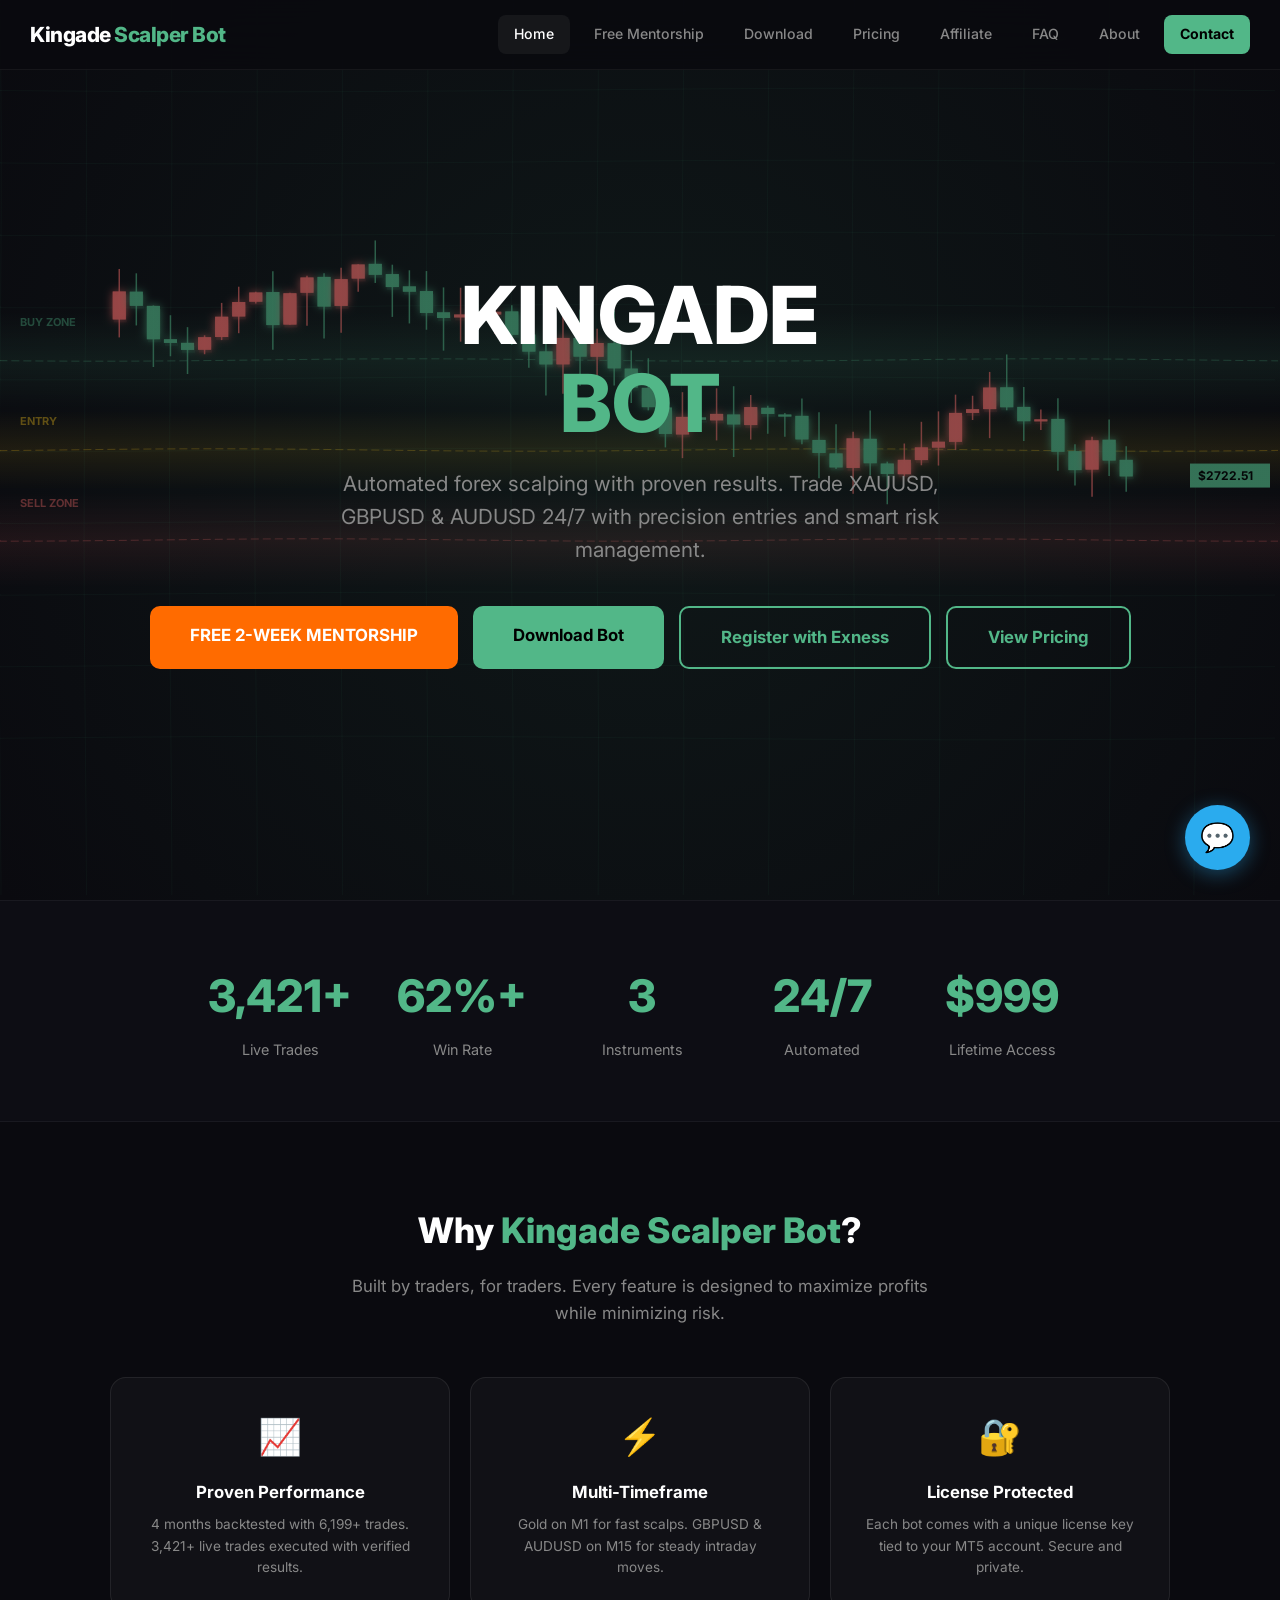
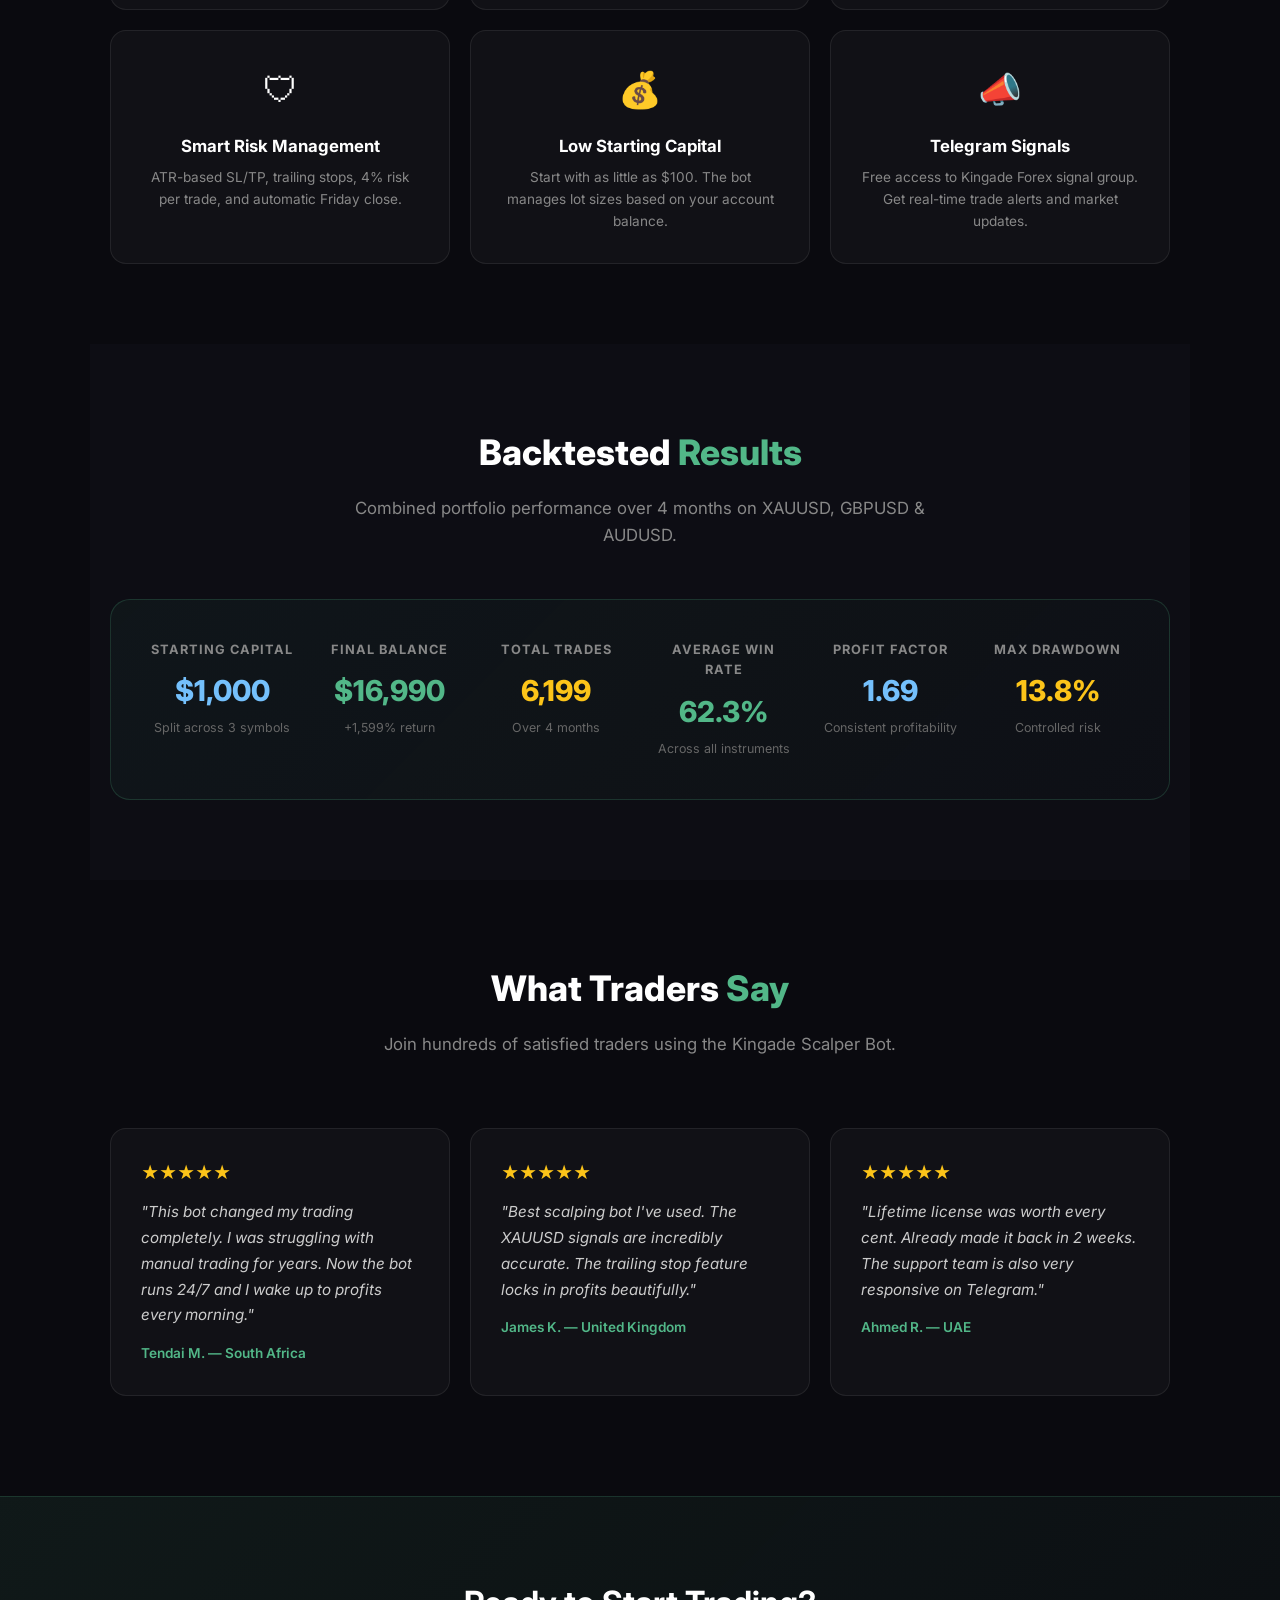
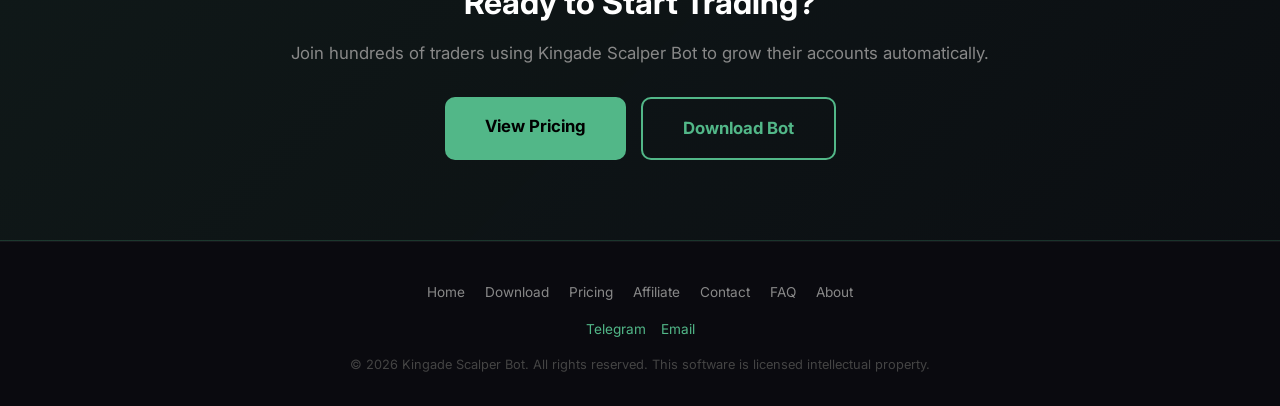
<file: index.html>
<!DOCTYPE html>
<html lang="en">
<head>
    <meta charset="UTF-8">
    <meta name="viewport" content="width=device-width, initial-scale=1.0">
    <title>Kingade Scalper Bot — Automated Forex Scalping</title>
    <link rel="stylesheet" href="css/styles.css">
</head>
<body>

<!-- NAVBAR -->
<nav class="navbar">
    <a href="index.html" class="nav-logo"><span>Kingade</span> Scalper Bot</a>
    <div class="nav-links">
        <a href="index.html" class="active">Home</a>
        <a href="mentorship.html">Free Mentorship</a>
        <a href="download.html">Download</a>
        <a href="pricing.html">Pricing</a>
        <a href="affiliate.html">Affiliate</a>
        <a href="faq.html">FAQ</a>
        <a href="about.html">About</a>
        <a href="contact.html" class="nav-cta">Contact</a>
    </div>
    <button class="hamburger" onclick="toggleNav()">
        <span></span><span></span><span></span>
    </button>
</nav>

<!-- HERO -->
<section class="hero">
    <canvas id="chartCanvas"></canvas>
    <h1>KINGADE<br><span>BOT</span></h1>
    <p class="subtitle">Automated forex scalping with proven results. Trade XAUUSD, GBPUSD & AUDUSD 24/7 with precision entries and smart risk management.</p>
    <div class="hero-btns">
        <a href="mentorship.html" class="btn btn-orange">FREE 2-WEEK MENTORSHIP</a>
        <a href="download.html" class="btn btn-primary">Download Bot</a>
        <a href="register.html" class="btn btn-outline">Register with Exness</a>
        <a href="pricing.html" class="btn btn-outline">View Pricing</a>
    </div>
</section>

<!-- STATS -->
<section class="stats">
    <div class="stat"><div class="stat-num">3,421+</div><div class="stat-label">Live Trades</div></div>
    <div class="stat"><div class="stat-num">62%+</div><div class="stat-label">Win Rate</div></div>
    <div class="stat"><div class="stat-num">3</div><div class="stat-label">Instruments</div></div>
    <div class="stat"><div class="stat-num">24/7</div><div class="stat-label">Automated</div></div>
    <div class="stat"><div class="stat-num">$999</div><div class="stat-label">Lifetime Access</div></div>
</section>

<!-- FEATURES -->
<section class="section">
    <div class="section-title">Why <span>Kingade Scalper Bot</span>?</div>
    <div class="section-sub">Built by traders, for traders. Every feature is designed to maximize profits while minimizing risk.</div>
    <div class="card-grid">
        <div class="card">
            <div class="icon">&#128200;</div>
            <h3>Proven Performance</h3>
            <p>4 months backtested with 6,199+ trades. 3,421+ live trades executed with verified results.</p>
        </div>
        <div class="card">
            <div class="icon">&#9889;</div>
            <h3>Multi-Timeframe</h3>
            <p>Gold on M1 for fast scalps. GBPUSD & AUDUSD on M15 for steady intraday moves.</p>
        </div>
        <div class="card">
            <div class="icon">&#128272;</div>
            <h3>License Protected</h3>
            <p>Each bot comes with a unique license key tied to your MT5 account. Secure and private.</p>
        </div>
        <div class="card">
            <div class="icon">&#128737;</div>
            <h3>Smart Risk Management</h3>
            <p>ATR-based SL/TP, trailing stops, 4% risk per trade, and automatic Friday close.</p>
        </div>
        <div class="card">
            <div class="icon">&#128176;</div>
            <h3>Low Starting Capital</h3>
            <p>Start with as little as $100. The bot manages lot sizes based on your account balance.</p>
        </div>
        <div class="card">
            <div class="icon">&#128227;</div>
            <h3>Telegram Signals</h3>
            <p>Free access to Kingade Forex signal group. Get real-time trade alerts and market updates.</p>
        </div>
    </div>
</section>

<!-- BACKTEST RESULTS -->
<section class="section section-dark">
    <div class="section-title">Backtested <span>Results</span></div>
    <div class="section-sub">Combined portfolio performance over 4 months on XAUUSD, GBPUSD & AUDUSD.</div>
    <div class="results-box">
        <div class="results-grid">
            <div class="result-item">
                <h4>Starting Capital</h4>
                <div class="val blue">$1,000</div>
                <div class="sub">Split across 3 symbols</div>
            </div>
            <div class="result-item">
                <h4>Final Balance</h4>
                <div class="val">$16,990</div>
                <div class="sub">+1,599% return</div>
            </div>
            <div class="result-item">
                <h4>Total Trades</h4>
                <div class="val orange">6,199</div>
                <div class="sub">Over 4 months</div>
            </div>
            <div class="result-item">
                <h4>Average Win Rate</h4>
                <div class="val">62.3%</div>
                <div class="sub">Across all instruments</div>
            </div>
            <div class="result-item">
                <h4>Profit Factor</h4>
                <div class="val blue">1.69</div>
                <div class="sub">Consistent profitability</div>
            </div>
            <div class="result-item">
                <h4>Max Drawdown</h4>
                <div class="val orange">13.8%</div>
                <div class="sub">Controlled risk</div>
            </div>
        </div>
    </div>
</section>

<!-- TESTIMONIALS -->
<section class="section">
    <div class="section-title">What Traders <span>Say</span></div>
    <div class="section-sub">Join hundreds of satisfied traders using the Kingade Scalper Bot.</div>
    <div class="testimonials-wrapper">
        <div class="testimonials-track">
            <div class="testimonial">
                <div class="stars">&#9733;&#9733;&#9733;&#9733;&#9733;</div>
                <p>"This bot changed my trading completely. I was struggling with manual trading for years. Now the bot runs 24/7 and I wake up to profits every morning."</p>
                <div class="author">Tendai M. — South Africa</div>
            </div>
            <div class="testimonial">
                <div class="stars">&#9733;&#9733;&#9733;&#9733;&#9733;</div>
                <p>"Best scalping bot I've used. The XAUUSD signals are incredibly accurate. The trailing stop feature locks in profits beautifully."</p>
                <div class="author">James K. — United Kingdom</div>
            </div>
            <div class="testimonial">
                <div class="stars">&#9733;&#9733;&#9733;&#9733;&#9733;</div>
                <p>"Lifetime license was worth every cent. Already made it back in 2 weeks. The support team is also very responsive on Telegram."</p>
                <div class="author">Ahmed R. — UAE</div>
            </div>
            <div class="testimonial">
                <div class="stars">&#9733;&#9733;&#9733;&#9733;&#9733;</div>
                <p>"I've been using the bot for 3 months now. The risk management is excellent — it protects my capital while still delivering consistent gains."</p>
                <div class="author">Michael B. — Nigeria</div>
            </div>
            <div class="testimonial">
                <div class="stars">&#9733;&#9733;&#9733;&#9733;&#9733;</div>
                <p>"The Fibonacci entries on GBPUSD are on point. I was skeptical at first but the backtest results speak for themselves. Highly recommend!"</p>
                <div class="author">Sarah L. — Kenya</div>
            </div>
            <div class="testimonial">
                <div class="stars">&#9733;&#9733;&#9733;&#9733;&#9733;</div>
                <p>"Set it and forget it. I run this on a VPS and check my phone once a day. The Telegram notifications keep me updated without being overwhelming."</p>
                <div class="author">David O. — Ghana</div>
            </div>
            <div class="testimonial">
                <div class="stars">&#9733;&#9733;&#9733;&#9733;&#9733;</div>
                <p>"Customer support is top notch. Had an issue with setup and they walked me through it on Telegram within minutes. 10/10 service."</p>
                <div class="author">Priya S. — India</div>
            </div>
            <div class="testimonial">
                <div class="stars">&#9733;&#9733;&#9733;&#9733;&#9733;</div>
                <p>"Started with $500 and the bot has grown my account by 40% in just 6 weeks. The auto-pause on Fridays is a smart feature."</p>
                <div class="author">Carlos M. — Brazil</div>
            </div>
            <!-- Duplicate for seamless loop -->
            <div class="testimonial">
                <div class="stars">&#9733;&#9733;&#9733;&#9733;&#9733;</div>
                <p>"This bot changed my trading completely. I was struggling with manual trading for years. Now the bot runs 24/7 and I wake up to profits every morning."</p>
                <div class="author">Tendai M. — South Africa</div>
            </div>
            <div class="testimonial">
                <div class="stars">&#9733;&#9733;&#9733;&#9733;&#9733;</div>
                <p>"Best scalping bot I've used. The XAUUSD signals are incredibly accurate. The trailing stop feature locks in profits beautifully."</p>
                <div class="author">James K. — United Kingdom</div>
            </div>
            <div class="testimonial">
                <div class="stars">&#9733;&#9733;&#9733;&#9733;&#9733;</div>
                <p>"Lifetime license was worth every cent. Already made it back in 2 weeks. The support team is also very responsive on Telegram."</p>
                <div class="author">Ahmed R. — UAE</div>
            </div>
            <div class="testimonial">
                <div class="stars">&#9733;&#9733;&#9733;&#9733;&#9733;</div>
                <p>"I've been using the bot for 3 months now. The risk management is excellent — it protects my capital while still delivering consistent gains."</p>
                <div class="author">Michael B. — Nigeria</div>
            </div>
            <div class="testimonial">
                <div class="stars">&#9733;&#9733;&#9733;&#9733;&#9733;</div>
                <p>"The Fibonacci entries on GBPUSD are on point. I was skeptical at first but the backtest results speak for themselves. Highly recommend!"</p>
                <div class="author">Sarah L. — Kenya</div>
            </div>
            <div class="testimonial">
                <div class="stars">&#9733;&#9733;&#9733;&#9733;&#9733;</div>
                <p>"Set it and forget it. I run this on a VPS and check my phone once a day. The Telegram notifications keep me updated without being overwhelming."</p>
                <div class="author">David O. — Ghana</div>
            </div>
            <div class="testimonial">
                <div class="stars">&#9733;&#9733;&#9733;&#9733;&#9733;</div>
                <p>"Customer support is top notch. Had an issue with setup and they walked me through it on Telegram within minutes. 10/10 service."</p>
                <div class="author">Priya S. — India</div>
            </div>
            <div class="testimonial">
                <div class="stars">&#9733;&#9733;&#9733;&#9733;&#9733;</div>
                <p>"Started with $500 and the bot has grown my account by 40% in just 6 weeks. The auto-pause on Fridays is a smart feature."</p>
                <div class="author">Carlos M. — Brazil</div>
            </div>
        </div>
    </div>
</section>

<!-- CTA -->
<section class="cta-banner">
    <h2>Ready to Start Trading?</h2>
    <p>Join hundreds of traders using Kingade Scalper Bot to grow their accounts automatically.</p>
    <div style="display:flex;gap:15px;justify-content:center;flex-wrap:wrap;">
        <a href="pricing.html" class="btn btn-primary">View Pricing</a>
        <a href="download.html" class="btn btn-outline">Download Bot</a>
    </div>
</section>

<!-- CHAT WIDGET -->
<div class="chat-widget">
    <div class="chat-popup" id="chatPopup">
        <div class="chat-header">
            <div class="chat-header-avatar">KSB</div>
            <div class="chat-header-info">
                <h4>Kingade Scalper Bot</h4>
                <p>We typically reply in minutes</p>
            </div>
        </div>
        <div class="chat-body">
            <div class="chat-msg">Hello! How can we help you today?</div>
        </div>
        <div class="chat-options">
            <a href="https://t.me/KingAdeFx" class="chat-option" target="_blank">
                <span>&#128172;</span> Chat on Telegram
            </a>
            <a href="mailto:kingade.fx@gmail.com" class="chat-option">
                <span>&#128231;</span> Send us an Email
            </a>
            <a href="pricing.html" class="chat-option" onclick="closeChat()">
                <span>&#128176;</span> View Pricing
            </a>
        </div>
    </div>
    <button class="chat-btn" onclick="toggleChat()">&#128172;</button>
</div>

<!-- FOOTER -->
<footer>
    <div class="footer-links">
        <a href="index.html">Home</a>
        <a href="download.html">Download</a>
        <a href="pricing.html">Pricing</a>
        <a href="affiliate.html">Affiliate</a>
        <a href="contact.html">Contact</a>
        <a href="faq.html">FAQ</a>
        <a href="about.html">About</a>
    </div>
    <div class="footer-social">
        <a href="https://t.me/KingAdeFx" target="_blank">Telegram</a>
        <a href="mailto:kingade.fx@gmail.com">Email</a>
    </div>
    <div class="footer-copy">&copy; 2026 Kingade Scalper Bot. All rights reserved. This software is licensed intellectual property.</div>
</footer>

</body>
<script src="js/main.js"></script>
<script>
// 3D Animated Chart Background (Home page only)
var canvas = document.getElementById('chartCanvas');
if (canvas) {
    var ctx = canvas.getContext('2d');
    var width, height, time = 0;

    function resize() {
        width = canvas.width = canvas.offsetWidth;
        height = canvas.height = canvas.offsetHeight;
    }
    resize();
    window.addEventListener('resize', resize);

    var candles = [];
    var numCandles = 60;
    var price = 2650;
    for (var i = 0; i < numCandles; i++) {
        var change = (Math.random() - 0.48) * 30;
        var open = price;
        var close = price + change;
        var high = Math.max(open, close) + Math.random() * 15;
        var low = Math.min(open, close) - Math.random() * 15;
        candles.push({ open: open, close: close, high: high, low: low });
        price = close;
    }

    var zones = [
        { y: 2620, type: 'buy', label: 'BUY ZONE' },
        { y: 2700, type: 'sell', label: 'SELL ZONE' },
        { y: 2660, type: 'entry', label: 'ENTRY' }
    ];

    function draw3DChart() {
        ctx.clearRect(0, 0, width, height);
        var perspective = 0.6;
        var scaleY = height / 400;
        var candleWidth = (width * 0.8) / numCandles;
        var offsetX = width * 0.1;

        ctx.strokeStyle = 'rgba(82,183,136,0.08)';
        ctx.lineWidth = 1;
        for (var i = 0; i < 10; i++) {
            var y = height * 0.1 + (height * 0.8 / 10) * i;
            ctx.beginPath(); ctx.moveTo(0, y);
            for (var x = 0; x < width; x += 5) {
                ctx.lineTo(x, y + Math.sin((x * 0.005) + time * 0.5 + i * 0.3) * 3 * perspective);
            }
            ctx.stroke();
        }
        for (var i = 0; i < 15; i++) {
            var x = (width / 15) * i;
            ctx.beginPath(); ctx.moveTo(x, 0);
            for (var y = 0; y < height; y += 5) {
                ctx.lineTo(x + Math.sin((y * 0.008) + time * 0.3 + i * 0.2) * 2 * perspective, y);
            }
            ctx.stroke();
        }

        zones.forEach(function(zone, idx) {
            var baseY = height * 0.5 + (zone.y - 2660) * scaleY;
            var pulse = Math.sin(time * 2 + idx) * 10;
            var zoneHeight = 40 + pulse;
            var gradient = ctx.createLinearGradient(0, baseY - zoneHeight, 0, baseY + zoneHeight);
            var c = zone.type === 'buy' ? '82,183,136' : zone.type === 'sell' ? '255,107,107' : '252,196,25';
            gradient.addColorStop(0, 'rgba(' + c + ',0)');
            gradient.addColorStop(0.5, 'rgba(' + c + ',0.15)');
            gradient.addColorStop(1, 'rgba(' + c + ',0)');
            ctx.fillStyle = gradient;
            ctx.fillRect(0, baseY - zoneHeight, width, zoneHeight * 2);
            ctx.strokeStyle = 'rgba(' + c + ',0.4)';
            ctx.lineWidth = 1; ctx.setLineDash([8, 4]);
            ctx.beginPath(); ctx.moveTo(0, baseY);
            for (var x = 0; x < width; x += 3) {
                ctx.lineTo(x, baseY + Math.sin((x * 0.01) + time + idx) * 2 * perspective);
            }
            ctx.stroke(); ctx.setLineDash([]);
            ctx.fillStyle = 'rgba(' + c + ',0.6)';
            ctx.font = 'bold 11px Inter';
            ctx.fillText(zone.label, 20, baseY - zoneHeight + 15);
        });

        candles.forEach(function(candle, i) {
            var x = offsetX + i * candleWidth;
            var scrollOffset = (time * 30) % (candleWidth * numCandles);
            var drawX = x - scrollOffset;
            if (drawX < -candleWidth) drawX += candleWidth * numCandles;
            if (drawX > width + candleWidth) return;
            var wave = Math.sin((drawX * 0.008) + time * 0.5) * 8 * perspective;
            var baseY = height * 0.5;
            var openY = baseY + (candle.open - 2710) * scaleY + wave;
            var closeY = baseY + (candle.close - 2710) * scaleY + wave;
            var highY = baseY + (candle.high - 2710) * scaleY + wave;
            var lowY = baseY + (candle.low - 2710) * scaleY + wave;
            var bullish = candle.close > candle.open;
            var color = bullish ? 'rgba(82,183,136,0.8)' : 'rgba(255,107,107,0.8)';
            ctx.fillStyle = bullish ? 'rgba(82,183,136,0.1)' : 'rgba(255,107,107,0.1)';
            ctx.fillRect(drawX + 3, Math.min(openY, closeY) + 3, candleWidth - 4, Math.abs(closeY - openY) || 2);
            ctx.strokeStyle = color; ctx.lineWidth = 1.5;
            ctx.beginPath(); ctx.moveTo(drawX + candleWidth / 2, highY); ctx.lineTo(drawX + candleWidth / 2, lowY); ctx.stroke();
            ctx.fillStyle = color;
            var bodyTop = Math.min(openY, closeY);
            var bodyHeight = Math.max(Math.abs(closeY - openY), 2);
            ctx.fillRect(drawX + 2, bodyTop, candleWidth - 4, bodyHeight);
            ctx.shadowColor = bullish ? '#52b788' : '#ff6b6b'; ctx.shadowBlur = 10;
            ctx.fillRect(drawX + 2, bodyTop, candleWidth - 4, bodyHeight); ctx.shadowBlur = 0;
        });

        var currentPrice = (2710 + Math.sin(time * 0.5) * 40 + time * 2).toFixed(2);
        var priceTagY = height * 0.5 + Math.sin(time * 0.5) * 40 * scaleY;
        ctx.fillStyle = '#52b788'; ctx.fillRect(width - 90, priceTagY - 12, 80, 24);
        ctx.fillStyle = '#000'; ctx.font = 'bold 12px Inter';
        ctx.fillText('$' + currentPrice, width - 82, priceTagY + 4);

        time += 0.016;
        requestAnimationFrame(draw3DChart);
    }
    draw3DChart();
}
</script>
</html>
</file>
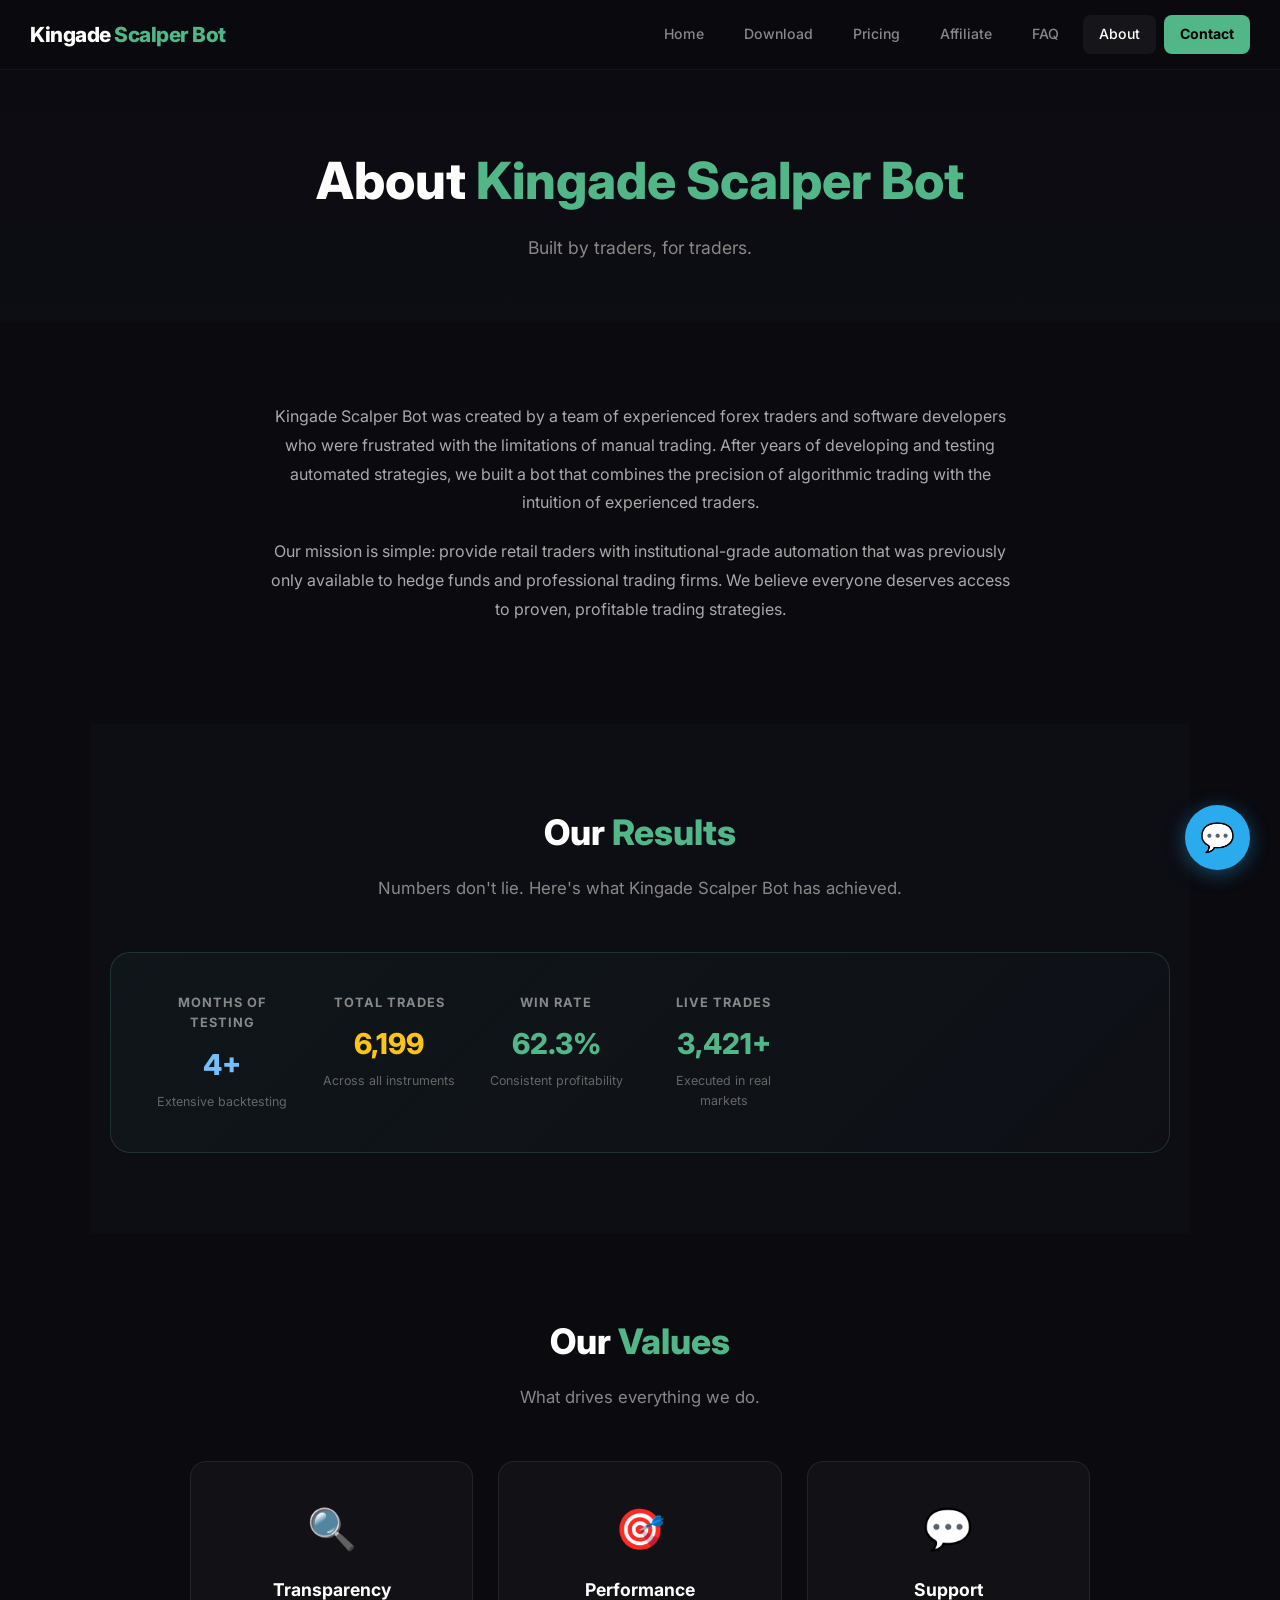
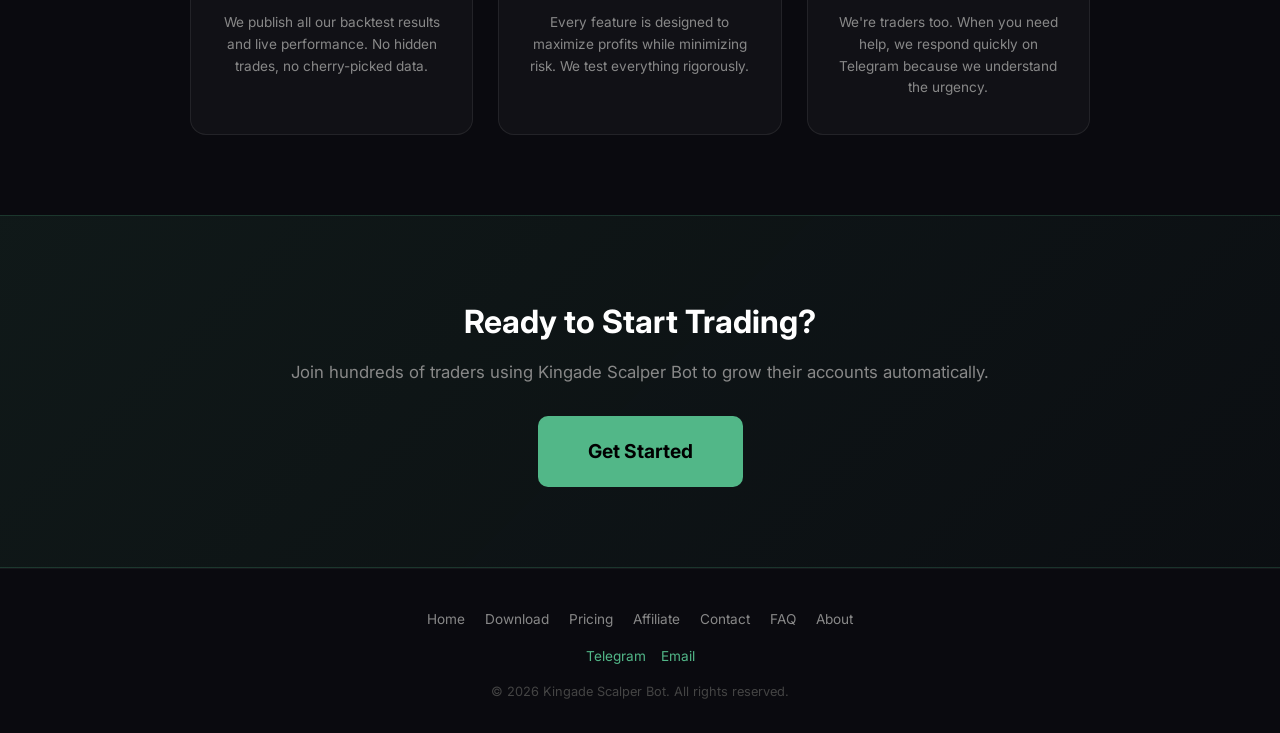
<file: about.html>
<!DOCTYPE html>
<html lang="en">
<head>
    <meta charset="UTF-8">
    <meta name="viewport" content="width=device-width, initial-scale=1.0">
    <title>About — Kingade Scalper Bot</title>
    <link rel="stylesheet" href="css/styles.css">
</head>
<body>

<nav class="navbar">
    <a href="index.html" class="nav-logo"><span>Kingade</span> Scalper Bot</a>
    <div class="nav-links">
        <a href="index.html">Home</a>
        <a href="download.html">Download</a>
        <a href="pricing.html">Pricing</a>
        <a href="affiliate.html">Affiliate</a>
        <a href="faq.html">FAQ</a>
        <a href="about.html" class="active">About</a>
        <a href="contact.html" class="nav-cta">Contact</a>
    </div>
    <button class="hamburger" onclick="toggleNav()"><span></span><span></span><span></span></button>
</nav>

<section class="page-hero">
    <h1>About <span>Kingade Scalper Bot</span></h1>
    <p>Built by traders, for traders.</p>
</section>

<section class="section">
    <div class="about-story">
        <p>Kingade Scalper Bot was created by a team of experienced forex traders and software developers who were frustrated with the limitations of manual trading. After years of developing and testing automated strategies, we built a bot that combines the precision of algorithmic trading with the intuition of experienced traders.</p>
        <p>Our mission is simple: provide retail traders with institutional-grade automation that was previously only available to hedge funds and professional trading firms. We believe everyone deserves access to proven, profitable trading strategies.</p>
    </div>
</section>

<section class="section section-dark">
    <div class="section-title">Our <span>Results</span></div>
    <div class="section-sub">Numbers don't lie. Here's what Kingade Scalper Bot has achieved.</div>
    <div class="results-box">
        <div class="results-grid">
            <div class="result-item">
                <h4>Months of Testing</h4>
                <div class="val blue">4+</div>
                <div class="sub">Extensive backtesting</div>
            </div>
            <div class="result-item">
                <h4>Total Trades</h4>
                <div class="val orange">6,199</div>
                <div class="sub">Across all instruments</div>
            </div>
            <div class="result-item">
                <h4>Win Rate</h4>
                <div class="val">62.3%</div>
                <div class="sub">Consistent profitability</div>
            </div>
            <div class="result-item">
                <h4>Live Trades</h4>
                <div class="val">3,421+</div>
                <div class="sub">Executed in real markets</div>
            </div>
        </div>
    </div>
</section>

<section class="section">
    <div class="section-title">Our <span>Values</span></div>
    <div class="section-sub">What drives everything we do.</div>
    <div class="values-grid">
        <div class="value-card">
            <div class="icon">&#128269;</div>
            <h3>Transparency</h3>
            <p>We publish all our backtest results and live performance. No hidden trades, no cherry-picked data.</p>
        </div>
        <div class="value-card">
            <div class="icon">&#127919;</div>
            <h3>Performance</h3>
            <p>Every feature is designed to maximize profits while minimizing risk. We test everything rigorously.</p>
        </div>
        <div class="value-card">
            <div class="icon">&#128172;</div>
            <h3>Support</h3>
            <p>We're traders too. When you need help, we respond quickly on Telegram because we understand the urgency.</p>
        </div>
    </div>
</section>

<section class="cta-banner">
    <h2>Ready to Start Trading?</h2>
    <p>Join hundreds of traders using Kingade Scalper Bot to grow their accounts automatically.</p>
    <a href="pricing.html" class="btn btn-primary btn-lg">Get Started</a>
</section>

<div class="chat-widget">
    <div class="chat-popup" id="chatPopup">
        <div class="chat-header"><div class="chat-header-avatar">KSB</div><div class="chat-header-info"><h4>Kingade Scalper Bot</h4><p>We typically reply in minutes</p></div></div>
        <div class="chat-body"><div class="chat-msg">Hello! How can we help you today?</div></div>
        <div class="chat-options">
            <a href="https://t.me/KingAdeFx" class="chat-option" target="_blank"><span>&#128172;</span> Chat on Telegram</a>
            <a href="mailto:kingade.fx@gmail.com" class="chat-option"><span>&#128231;</span> Send us an Email</a>
            <a href="pricing.html" class="chat-option" onclick="closeChat()"><span>&#128176;</span> View Pricing</a>
        </div>
    </div>
    <button class="chat-btn" onclick="toggleChat()">&#128172;</button>
</div>

<footer>
    <div class="footer-links"><a href="index.html">Home</a><a href="download.html">Download</a><a href="pricing.html">Pricing</a><a href="affiliate.html">Affiliate</a><a href="contact.html">Contact</a><a href="faq.html">FAQ</a><a href="about.html">About</a></div>
    <div class="footer-social"><a href="https://t.me/KingAdeFx" target="_blank">Telegram</a><a href="mailto:kingade.fx@gmail.com">Email</a></div>
    <div class="footer-copy">&copy; 2026 Kingade Scalper Bot. All rights reserved.</div>
</footer>

</body>
<script src="js/main.js"></script>
</html>
</file>
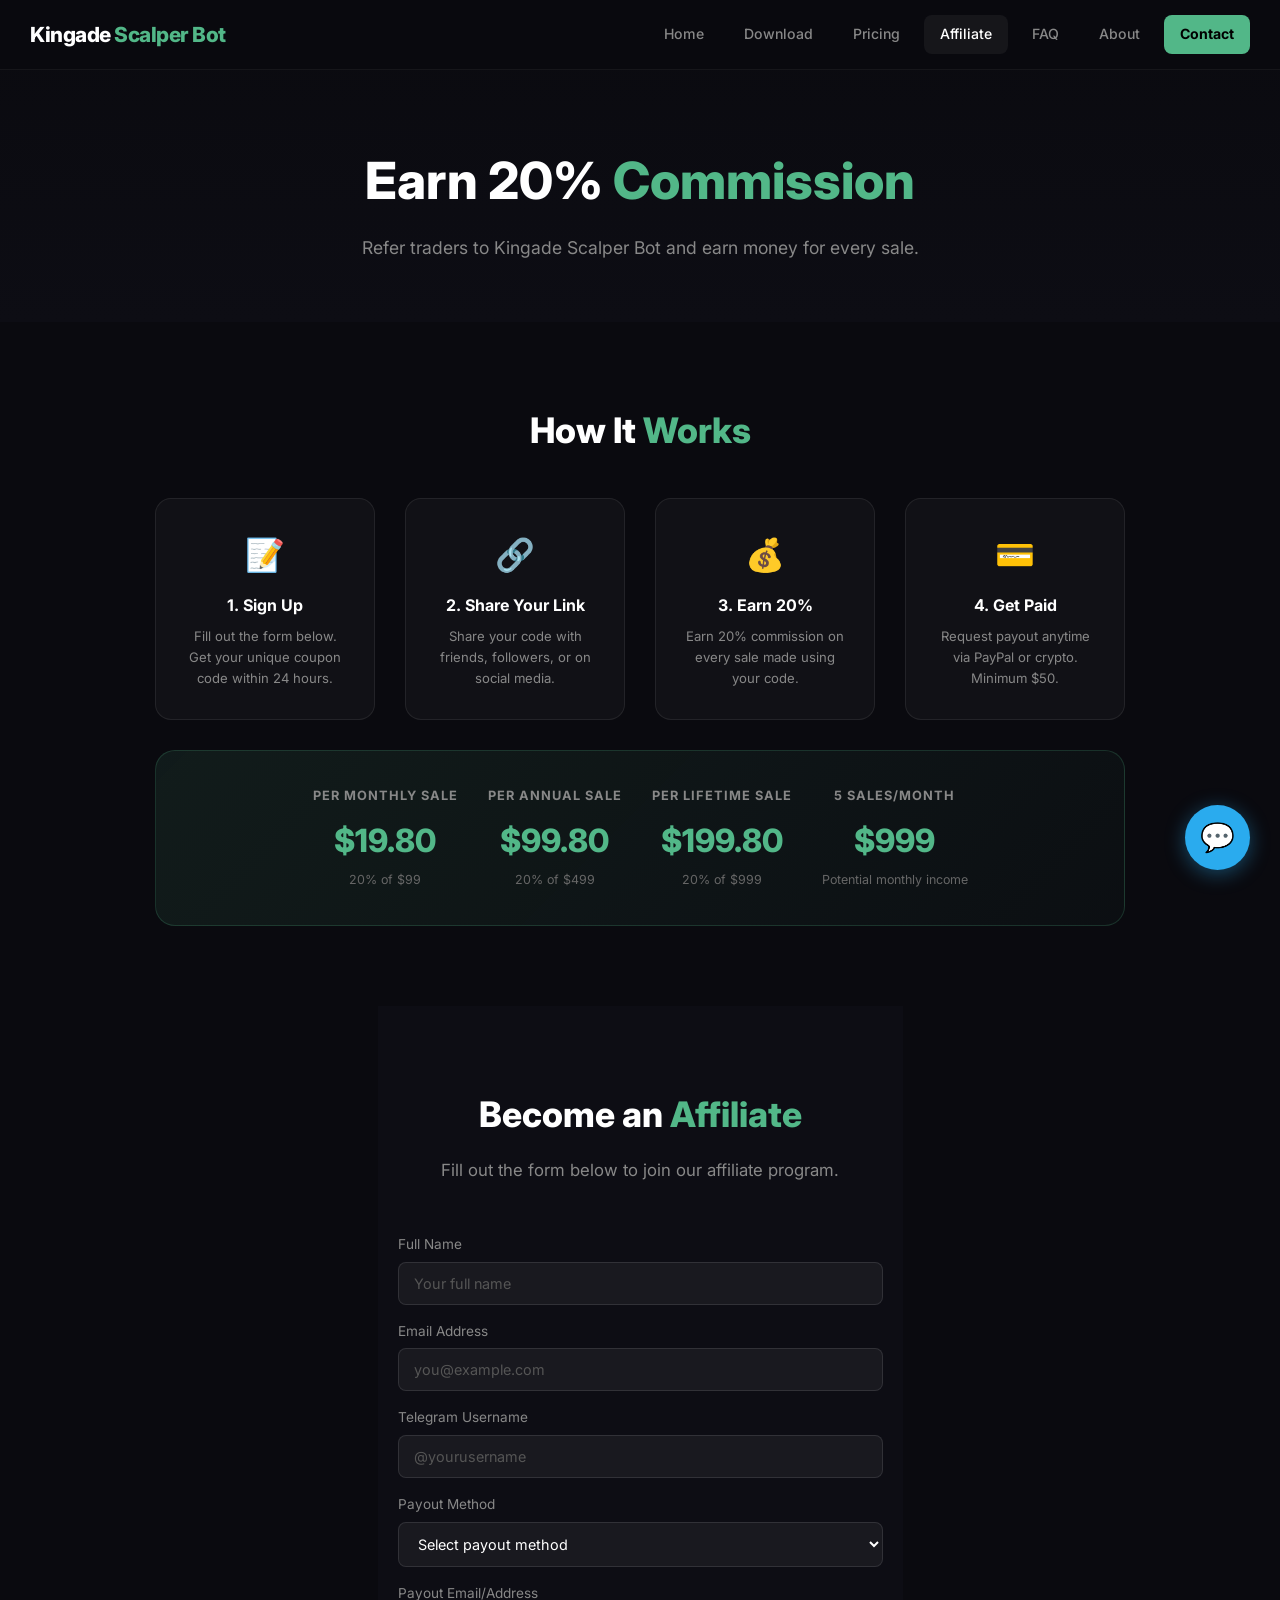
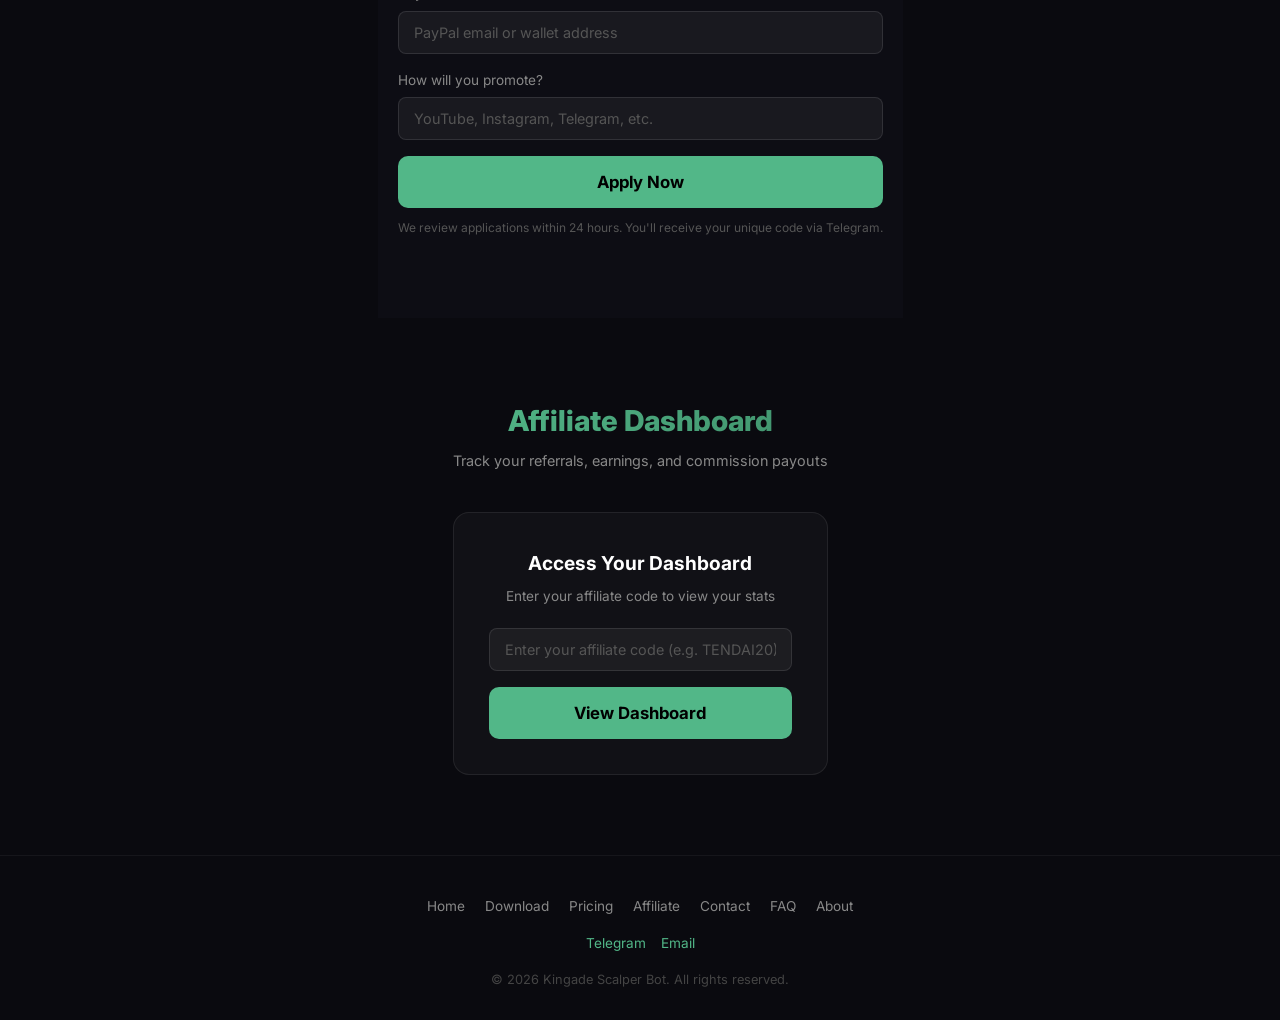
<file: affiliate.html>
<!DOCTYPE html>
<html lang="en">
<head>
    <meta charset="UTF-8">
    <meta name="viewport" content="width=device-width, initial-scale=1.0">
    <title>Affiliate Program — Kingade Scalper Bot</title>
    <link rel="stylesheet" href="css/styles.css">
</head>
<body>

<nav class="navbar">
    <a href="index.html" class="nav-logo"><span>Kingade</span> Scalper Bot</a>
    <div class="nav-links">
        <a href="index.html">Home</a>
        <a href="download.html">Download</a>
        <a href="pricing.html">Pricing</a>
        <a href="affiliate.html" class="active">Affiliate</a>
        <a href="faq.html">FAQ</a>
        <a href="about.html">About</a>
        <a href="contact.html" class="nav-cta">Contact</a>
    </div>
    <button class="hamburger" onclick="toggleNav()"><span></span><span></span><span></span></button>
</nav>

<section class="page-hero">
    <h1>Earn 20% <span>Commission</span></h1>
    <p>Refer traders to Kingade Scalper Bot and earn money for every sale.</p>
</section>

<!-- HOW IT WORKS -->
<section class="section">
    <div class="section-title">How It <span>Works</span></div>
    <div class="affiliate-grid">
        <div class="affiliate-card">
            <div class="icon">&#128221;</div>
            <h3>1. Sign Up</h3>
            <p>Fill out the form below. Get your unique coupon code within 24 hours.</p>
        </div>
        <div class="affiliate-card">
            <div class="icon">&#128279;</div>
            <h3>2. Share Your Link</h3>
            <p>Share your code with friends, followers, or on social media.</p>
        </div>
        <div class="affiliate-card">
            <div class="icon">&#128176;</div>
            <h3>3. Earn 20%</h3>
            <p>Earn 20% commission on every sale made using your code.</p>
        </div>
        <div class="affiliate-card">
            <div class="icon">&#128179;</div>
            <h3>4. Get Paid</h3>
            <p>Request payout anytime via PayPal or crypto. Minimum $50.</p>
        </div>
    </div>

    <div class="affiliate-earnings">
        <div class="earnings-grid">
            <div class="earnings-item">
                <h4>Per Monthly Sale</h4>
                <div class="val">$19.80</div>
                <div class="sub">20% of $99</div>
            </div>
            <div class="earnings-item">
                <h4>Per Annual Sale</h4>
                <div class="val">$99.80</div>
                <div class="sub">20% of $499</div>
            </div>
            <div class="earnings-item">
                <h4>Per Lifetime Sale</h4>
                <div class="val">$199.80</div>
                <div class="sub">20% of $999</div>
            </div>
            <div class="earnings-item">
                <h4>5 Sales/Month</h4>
                <div class="val">$999</div>
                <div class="sub">Potential monthly income</div>
            </div>
        </div>
    </div>
</section>

<!-- SIGNUP FORM -->
<section class="section section-dark">
    <div class="section-title">Become an <span>Affiliate</span></div>
    <div class="section-sub">Fill out the form below to join our affiliate program.</div>
    <form id="affiliateForm" onsubmit="submitAffiliate(event)" style="max-width:500px;margin:0 auto;">
        <div class="form-group">
            <label>Full Name</label>
            <input type="text" name="name" placeholder="Your full name" required>
        </div>
        <div class="form-group">
            <label>Email Address</label>
            <input type="email" name="email" placeholder="you@example.com" required>
        </div>
        <div class="form-group">
            <label>Telegram Username</label>
            <input type="text" name="telegram" placeholder="@yourusername" required>
        </div>
        <div class="form-group">
            <label>Payout Method</label>
            <select name="payout" required>
                <option value="">Select payout method</option>
                <option value="paypal">PayPal</option>
                <option value="crypto">Crypto (USDT/BTC)</option>
                <option value="bank">Bank Transfer</option>
            </select>
        </div>
        <div class="form-group">
            <label>Payout Email/Address</label>
            <input type="text" name="payout_details" placeholder="PayPal email or wallet address" required>
        </div>
        <div class="form-group">
            <label>How will you promote?</label>
            <input type="text" name="promo" placeholder="YouTube, Instagram, Telegram, etc.">
        </div>
        <button type="submit" class="btn btn-primary" style="width:100%;">Apply Now</button>
        <p style="font-size:0.75rem;color:#555;text-align:center;margin-top:10px;">We review applications within 24 hours. You'll receive your unique code via Telegram.</p>
    </form>
</section>

<!-- AFFILIATE DASHBOARD -->
<section class="section">
    <div class="dash-header">
        <h1>Affiliate Dashboard</h1>
        <p>Track your referrals, earnings, and commission payouts</p>
    </div>

    <!-- Login -->
    <div class="login-box" id="loginBox">
        <h2>Access Your Dashboard</h2>
        <p>Enter your affiliate code to view your stats</p>
        <div class="form-group">
            <input type="text" id="loginCode" placeholder="Enter your affiliate code (e.g. TENDAI20)">
        </div>
        <button class="btn btn-primary" style="width:100%;" onclick="affiliateLogin()">View Dashboard</button>
        <div class="login-error" id="loginError">Invalid code. Contact us on Telegram for help.</div>
    </div>

    <!-- Dashboard Content -->
    <div class="dash-content" id="dashContent">
        <div class="user-bar">
            <h2>Welcome, <span id="dashName"></span></h2>
            <button class="logout-btn" onclick="affiliateLogout()">Logout</button>
        </div>

        <div class="stat-grid">
            <div class="stat-card">
                <div class="label">Total Sales</div>
                <div class="value green" id="totalSales">0</div>
                <div class="sub">Referred customers</div>
            </div>
            <div class="stat-card">
                <div class="label">Total Revenue</div>
                <div class="value" id="totalRevenue">$0</div>
                <div class="sub">From your referrals</div>
            </div>
            <div class="stat-card">
                <div class="label">Commission Owed</div>
                <div class="value yellow" id="commissionOwed">$0</div>
                <div class="sub">Pending payout</div>
            </div>
            <div class="stat-card">
                <div class="label">Total Paid</div>
                <div class="value green" id="totalPaid">$0</div>
                <div class="sub">Already paid out</div>
            </div>
        </div>

        <div class="code-box">
            <h3>Your Affiliate Code</h3>
            <div class="code-display" id="dashCode"></div>
            <br>
            <button class="copy-btn" onclick="copyCode()">Copy Code</button>
            <p class="code-note">Share this code with friends. They get 20% off, you earn 20% commission.</p>
        </div>

        <div class="referral-link">
            <h3>Your Referral Link</h3>
            <div class="link-display">
                <input type="text" class="link-input" id="referralLink" readonly>
                <button class="copy-btn" onclick="copyLink()">Copy Link</button>
            </div>
        </div>

        <div class="payout-section">
            <h3>Request Payout</h3>
            <div class="payout-grid">
                <input type="text" class="payout-input" id="payoutAmount" placeholder="Amount (min $50)">
                <input type="text" class="payout-input" id="payoutAddress" placeholder="Your PayPal / wallet address">
                <button class="payout-btn" onclick="requestPayout()">Request Payout</button>
            </div>
        </div>

        <div class="sales-table">
            <h3>Recent Sales</h3>
            <table>
                <thead>
                    <tr>
                        <th>Date</th>
                        <th>Customer</th>
                        <th>Plan</th>
                        <th>Amount</th>
                        <th>Commission</th>
                    </tr>
                </thead>
                <tbody id="salesBody">
                    <tr><td colspan="5" class="no-sales">No sales yet. Share your code to start earning!</td></tr>
                </tbody>
            </table>
        </div>
    </div>
</section>

<div class="chat-widget">
    <div class="chat-popup" id="chatPopup">
        <div class="chat-header"><div class="chat-header-avatar">KSB</div><div class="chat-header-info"><h4>Kingade Scalper Bot</h4><p>We typically reply in minutes</p></div></div>
        <div class="chat-body"><div class="chat-msg">Hello! How can we help you today?</div></div>
        <div class="chat-options">
            <a href="https://t.me/KingAdeFx" class="chat-option" target="_blank"><span>&#128172;</span> Chat on Telegram</a>
            <a href="mailto:kingade.fx@gmail.com" class="chat-option"><span>&#128231;</span> Send us an Email</a>
            <a href="pricing.html" class="chat-option" onclick="closeChat()"><span>&#128176;</span> View Pricing</a>
        </div>
    </div>
    <button class="chat-btn" onclick="toggleChat()">&#128172;</button>
</div>

<footer>
    <div class="footer-links"><a href="index.html">Home</a><a href="download.html">Download</a><a href="pricing.html">Pricing</a><a href="affiliate.html">Affiliate</a><a href="contact.html">Contact</a><a href="faq.html">FAQ</a><a href="about.html">About</a></div>
    <div class="footer-social"><a href="https://t.me/KingAdeFx" target="_blank">Telegram</a><a href="mailto:kingade.fx@gmail.com">Email</a></div>
    <div class="footer-copy">&copy; 2026 Kingade Scalper Bot. All rights reserved.</div>
</footer>

</body>
<script src="js/main.js"></script>
</html>
</file>
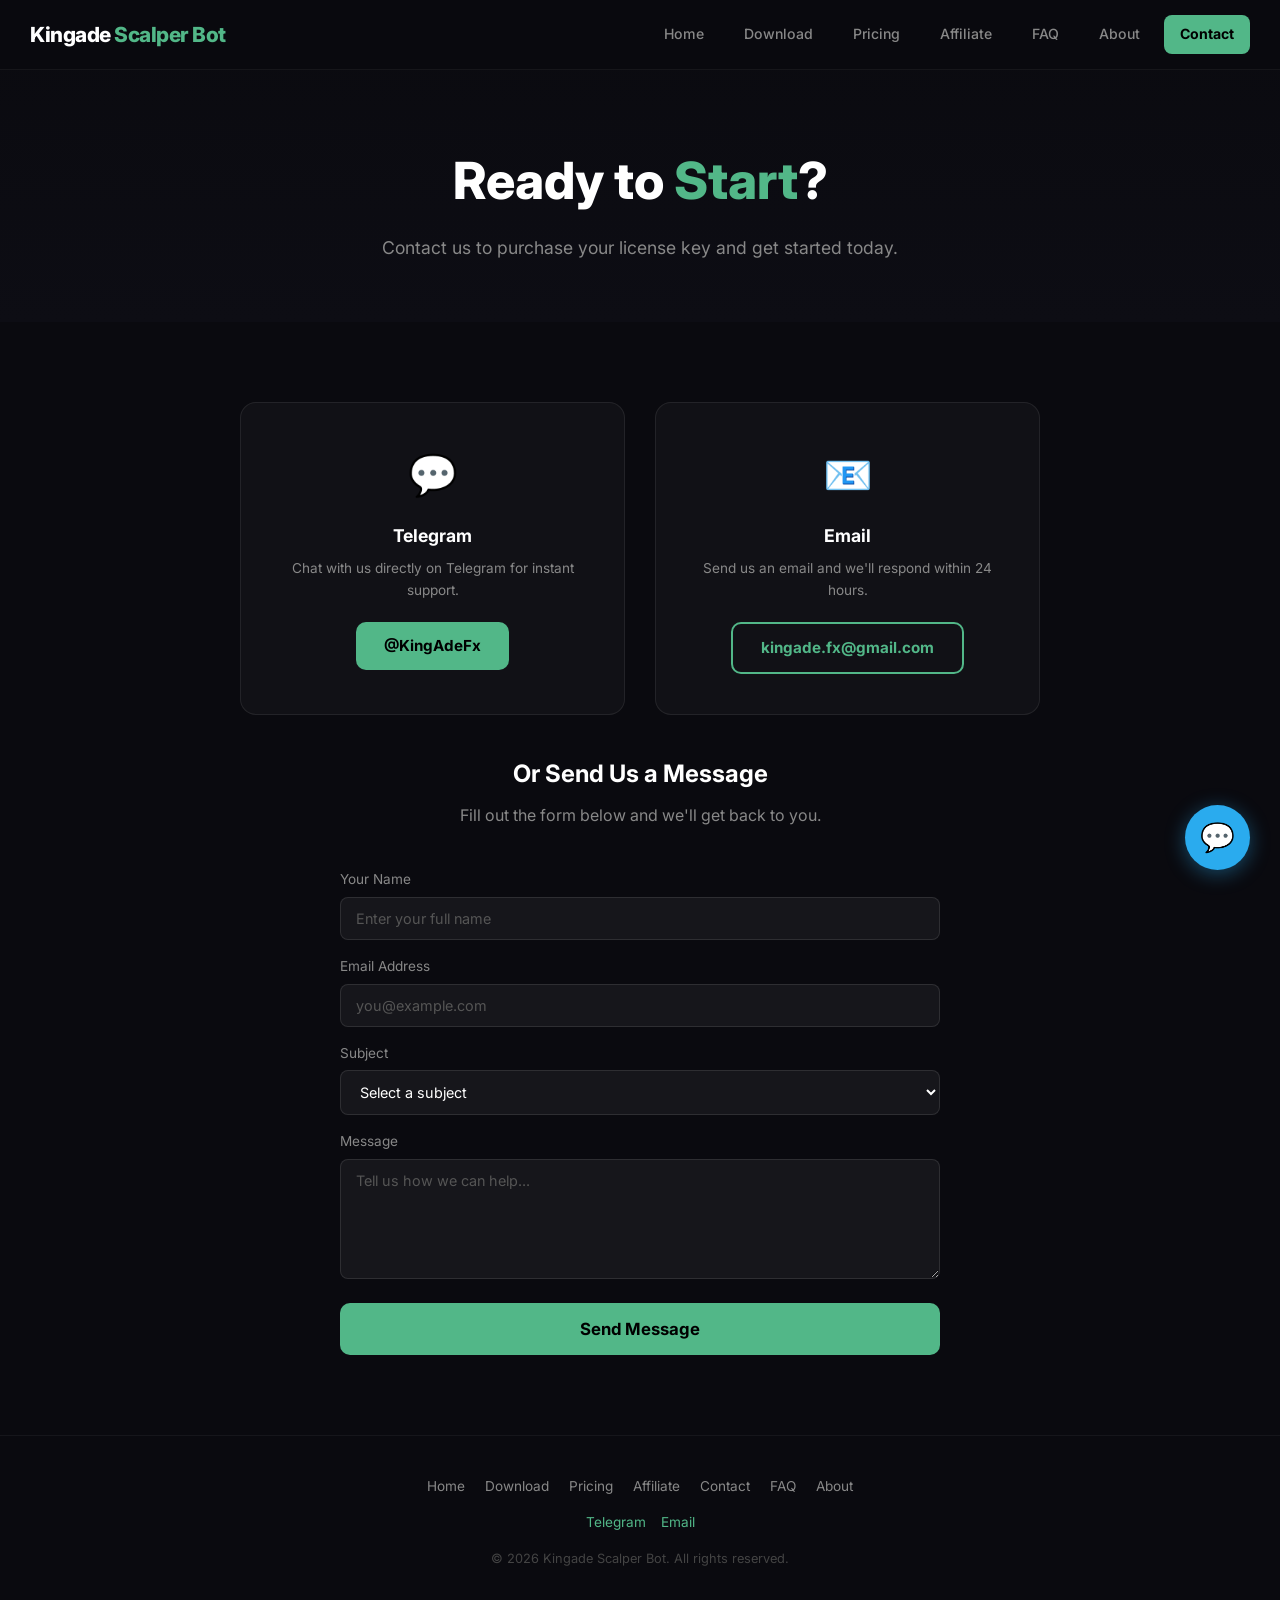
<file: contact.html>
<!DOCTYPE html>
<html lang="en">
<head>
    <meta charset="UTF-8">
    <meta name="viewport" content="width=device-width, initial-scale=1.0">
    <title>Contact — Kingade Scalper Bot</title>
    <link rel="stylesheet" href="css/styles.css">
</head>
<body>

<nav class="navbar">
    <a href="index.html" class="nav-logo"><span>Kingade</span> Scalper Bot</a>
    <div class="nav-links">
        <a href="index.html">Home</a>
        <a href="download.html">Download</a>
        <a href="pricing.html">Pricing</a>
        <a href="affiliate.html">Affiliate</a>
        <a href="faq.html">FAQ</a>
        <a href="about.html">About</a>
        <a href="contact.html" class="active nav-cta">Contact</a>
    </div>
    <button class="hamburger" onclick="toggleNav()"><span></span><span></span><span></span></button>
</nav>

<section class="page-hero">
    <h1>Ready to <span>Start</span>?</h1>
    <p>Contact us to purchase your license key and get started today.</p>
</section>

<section class="section">
    <div class="contact-grid">
        <a href="https://t.me/KingAdeFx" class="contact-card" target="_blank">
            <div class="icon">&#128172;</div>
            <h3>Telegram</h3>
            <p>Chat with us directly on Telegram for instant support.</p>
            <span class="btn btn-primary btn-sm">@KingAdeFx</span>
        </a>
        <a href="mailto:kingade.fx@gmail.com" class="contact-card">
            <div class="icon">&#128231;</div>
            <h3>Email</h3>
            <p>Send us an email and we'll respond within 24 hours.</p>
            <span class="btn btn-outline btn-sm">kingade.fx@gmail.com</span>
        </a>
    </div>

    <div class="text-center mt-40 mb-40">
        <h2 style="font-size:1.5rem;margin-bottom:10px;">Or Send Us a Message</h2>
        <p style="color:#888;">Fill out the form below and we'll get back to you.</p>
    </div>

    <form id="contactForm" onsubmit="submitContact(event)" style="max-width:600px;margin:0 auto;">
        <div class="form-group">
            <label>Your Name</label>
            <input type="text" name="name" placeholder="Enter your full name" required>
        </div>
        <div class="form-group">
            <label>Email Address</label>
            <input type="email" name="email" placeholder="you@example.com" required>
        </div>
        <div class="form-group">
            <label>Subject</label>
            <select name="subject" required>
                <option value="">Select a subject</option>
                <option value="Purchase">Purchase License</option>
                <option value="Support">Technical Support</option>
                <option value="Affiliate">Affiliate Program</option>
                <option value="Other">Other</option>
            </select>
        </div>
        <div class="form-group">
            <label>Message</label>
            <textarea name="message" placeholder="Tell us how we can help..." required></textarea>
        </div>
        <button type="submit" class="btn btn-primary" style="width:100%;">Send Message</button>
    </form>
</section>

<div class="chat-widget">
    <div class="chat-popup" id="chatPopup">
        <div class="chat-header"><div class="chat-header-avatar">KSB</div><div class="chat-header-info"><h4>Kingade Scalper Bot</h4><p>We typically reply in minutes</p></div></div>
        <div class="chat-body"><div class="chat-msg">Hello! How can we help you today?</div></div>
        <div class="chat-options">
            <a href="https://t.me/KingAdeFx" class="chat-option" target="_blank"><span>&#128172;</span> Chat on Telegram</a>
            <a href="mailto:kingade.fx@gmail.com" class="chat-option"><span>&#128231;</span> Send us an Email</a>
            <a href="pricing.html" class="chat-option" onclick="closeChat()"><span>&#128176;</span> View Pricing</a>
        </div>
    </div>
    <button class="chat-btn" onclick="toggleChat()">&#128172;</button>
</div>

<footer>
    <div class="footer-links"><a href="index.html">Home</a><a href="download.html">Download</a><a href="pricing.html">Pricing</a><a href="affiliate.html">Affiliate</a><a href="contact.html">Contact</a><a href="faq.html">FAQ</a><a href="about.html">About</a></div>
    <div class="footer-social"><a href="https://t.me/KingAdeFx" target="_blank">Telegram</a><a href="mailto:kingade.fx@gmail.com">Email</a></div>
    <div class="footer-copy">&copy; 2026 Kingade Scalper Bot. All rights reserved.</div>
</footer>

</body>
<script src="js/main.js"></script>
</html>
</file>
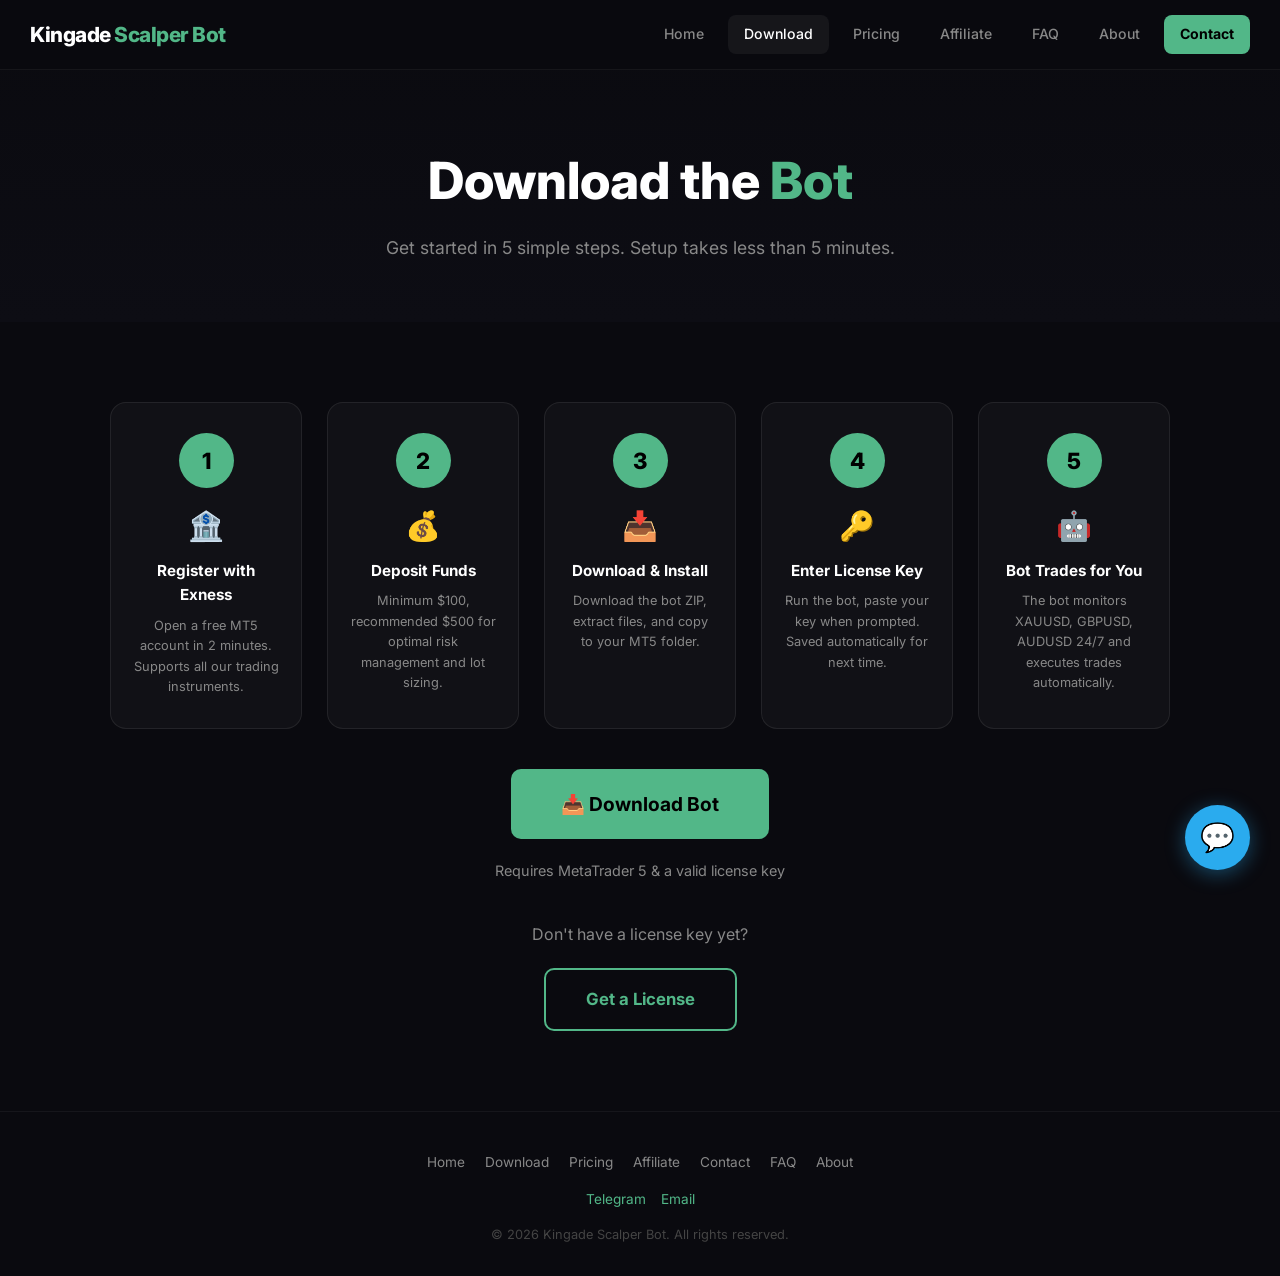
<file: download.html>
<!DOCTYPE html>
<html lang="en">
<head>
    <meta charset="UTF-8">
    <meta name="viewport" content="width=device-width, initial-scale=1.0">
    <title>Download — Kingade Scalper Bot</title>
    <link rel="stylesheet" href="css/styles.css">
</head>
<body>

<nav class="navbar">
    <a href="index.html" class="nav-logo"><span>Kingade</span> Scalper Bot</a>
    <div class="nav-links">
        <a href="index.html">Home</a>
        <a href="download.html" class="active">Download</a>
        <a href="pricing.html">Pricing</a>
        <a href="affiliate.html">Affiliate</a>
        <a href="faq.html">FAQ</a>
        <a href="about.html">About</a>
        <a href="contact.html" class="nav-cta">Contact</a>
    </div>
    <button class="hamburger" onclick="toggleNav()"><span></span><span></span><span></span></button>
</nav>

<section class="page-hero">
    <h1>Download the <span>Bot</span></h1>
    <p>Get started in 5 simple steps. Setup takes less than 5 minutes.</p>
</section>

<section class="section">
    <div class="steps-grid">
        <div class="step-card">
            <div class="step-num">1</div>
            <div class="icon">&#127974;</div>
            <h3>Register with Exness</h3>
            <p>Open a free MT5 account in 2 minutes. Supports all our trading instruments.</p>
        </div>
        <div class="step-card">
            <div class="step-num">2</div>
            <div class="icon">&#128176;</div>
            <h3>Deposit Funds</h3>
            <p>Minimum $100, recommended $500 for optimal risk management and lot sizing.</p>
        </div>
        <div class="step-card">
            <div class="step-num">3</div>
            <div class="icon">&#128229;</div>
            <h3>Download &amp; Install</h3>
            <p>Download the bot ZIP, extract files, and copy to your MT5 folder.</p>
        </div>
        <div class="step-card">
            <div class="step-num">4</div>
            <div class="icon">&#128273;</div>
            <h3>Enter License Key</h3>
            <p>Run the bot, paste your key when prompted. Saved automatically for next time.</p>
        </div>
        <div class="step-card">
            <div class="step-num">5</div>
            <div class="icon">&#129302;</div>
            <h3>Bot Trades for You</h3>
            <p>The bot monitors XAUUSD, GBPUSD, AUDUSD 24/7 and executes trades automatically.</p>
        </div>
    </div>

    <div class="text-center mt-40">
        <a href="https://drive.google.com/file/d/1ODU5cLa3xzj-cxrpZIUyZVTsP8TnEMBj/view?usp=drive_link" class="btn btn-primary btn-lg" target="_blank">&#128229; Download Bot</a>
        <p class="mt-20" style="color:#888;font-size:0.9rem;">Requires MetaTrader 5 &amp; a valid license key</p>
    </div>

    <div class="text-center mt-40">
        <p style="color:#888;">Don't have a license key yet?</p>
        <a href="pricing.html" class="btn btn-outline mt-20">Get a License</a>
    </div>
</section>

<!-- CHAT WIDGET -->
<div class="chat-widget">
    <div class="chat-popup" id="chatPopup">
        <div class="chat-header">
            <div class="chat-header-avatar">KSB</div>
            <div class="chat-header-info"><h4>Kingade Scalper Bot</h4><p>We typically reply in minutes</p></div>
        </div>
        <div class="chat-body"><div class="chat-msg">Hello! How can we help you today?</div></div>
        <div class="chat-options">
            <a href="https://t.me/KingAdeFx" class="chat-option" target="_blank"><span>&#128172;</span> Chat on Telegram</a>
            <a href="mailto:kingade.fx@gmail.com" class="chat-option"><span>&#128231;</span> Send us an Email</a>
            <a href="pricing.html" class="chat-option" onclick="closeChat()"><span>&#128176;</span> View Pricing</a>
        </div>
    </div>
    <button class="chat-btn" onclick="toggleChat()">&#128172;</button>
</div>

<footer>
    <div class="footer-links">
        <a href="index.html">Home</a><a href="download.html">Download</a><a href="pricing.html">Pricing</a>
        <a href="affiliate.html">Affiliate</a><a href="contact.html">Contact</a><a href="faq.html">FAQ</a><a href="about.html">About</a>
    </div>
    <div class="footer-social">
        <a href="https://t.me/KingAdeFx" target="_blank">Telegram</a>
        <a href="mailto:kingade.fx@gmail.com">Email</a>
    </div>
    <div class="footer-copy">&copy; 2026 Kingade Scalper Bot. All rights reserved.</div>
</footer>

</body>
<script src="js/main.js"></script>
</html>
</file>
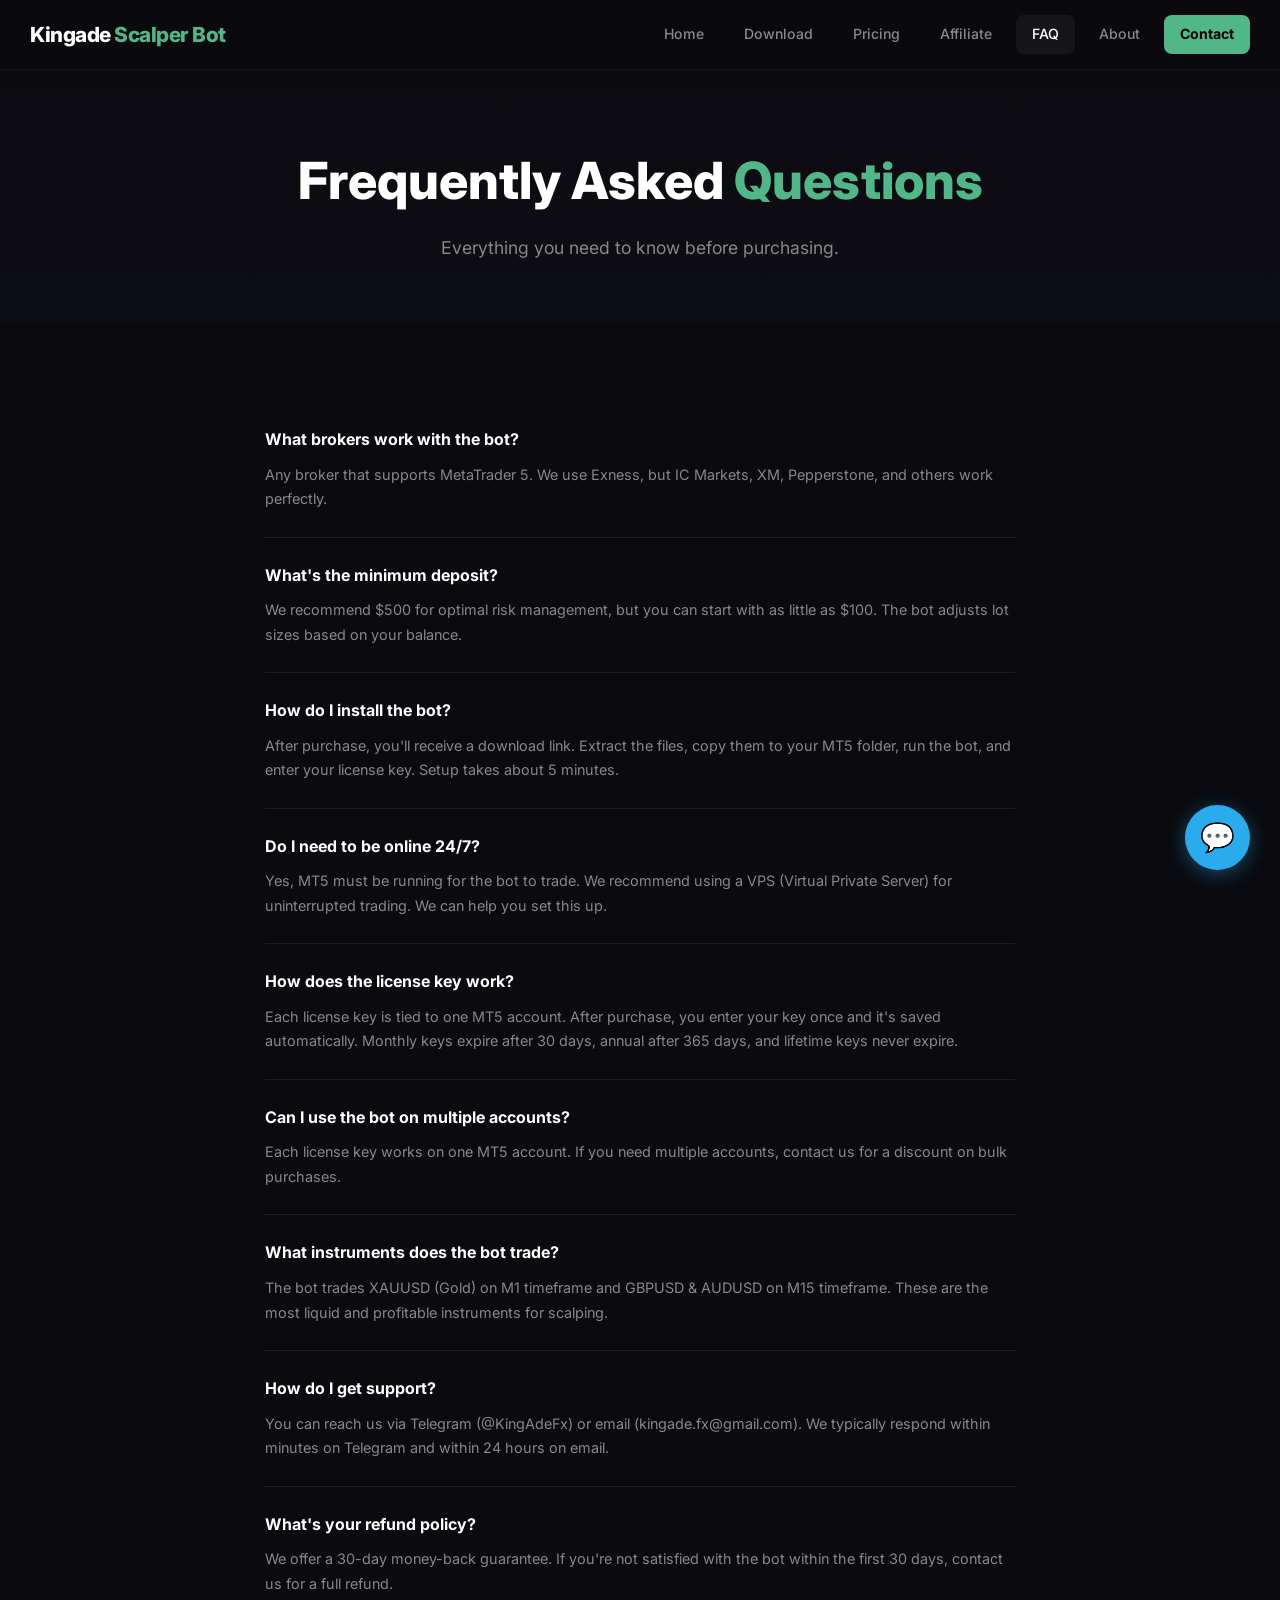
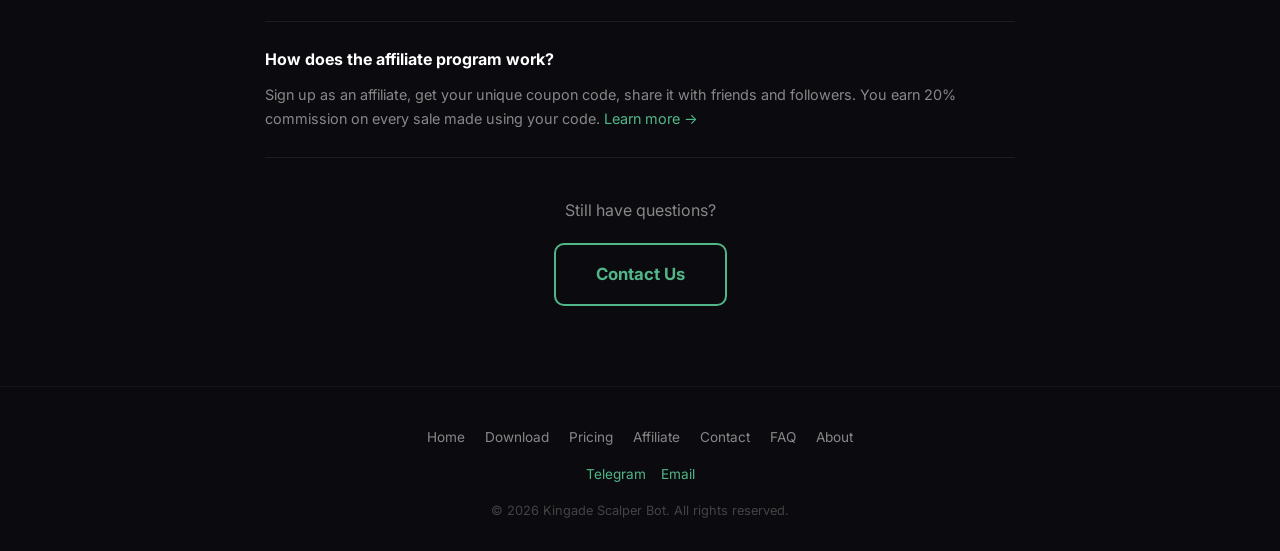
<file: faq.html>
<!DOCTYPE html>
<html lang="en">
<head>
    <meta charset="UTF-8">
    <meta name="viewport" content="width=device-width, initial-scale=1.0">
    <title>FAQ — Kingade Scalper Bot</title>
    <link rel="stylesheet" href="css/styles.css">
</head>
<body>

<nav class="navbar">
    <a href="index.html" class="nav-logo"><span>Kingade</span> Scalper Bot</a>
    <div class="nav-links">
        <a href="index.html">Home</a>
        <a href="download.html">Download</a>
        <a href="pricing.html">Pricing</a>
        <a href="affiliate.html">Affiliate</a>
        <a href="faq.html" class="active">FAQ</a>
        <a href="about.html">About</a>
        <a href="contact.html" class="nav-cta">Contact</a>
    </div>
    <button class="hamburger" onclick="toggleNav()"><span></span><span></span><span></span></button>
</nav>

<section class="page-hero">
    <h1>Frequently Asked <span>Questions</span></h1>
    <p>Everything you need to know before purchasing.</p>
</section>

<section class="section">
    <div class="faq">
        <div class="faq-item">
            <h3>What brokers work with the bot?</h3>
            <p>Any broker that supports MetaTrader 5. We use Exness, but IC Markets, XM, Pepperstone, and others work perfectly.</p>
        </div>
        <div class="faq-item">
            <h3>What's the minimum deposit?</h3>
            <p>We recommend $500 for optimal risk management, but you can start with as little as $100. The bot adjusts lot sizes based on your balance.</p>
        </div>
        <div class="faq-item">
            <h3>How do I install the bot?</h3>
            <p>After purchase, you'll receive a download link. Extract the files, copy them to your MT5 folder, run the bot, and enter your license key. Setup takes about 5 minutes.</p>
        </div>
        <div class="faq-item">
            <h3>Do I need to be online 24/7?</h3>
            <p>Yes, MT5 must be running for the bot to trade. We recommend using a VPS (Virtual Private Server) for uninterrupted trading. We can help you set this up.</p>
        </div>
        <div class="faq-item">
            <h3>How does the license key work?</h3>
            <p>Each license key is tied to one MT5 account. After purchase, you enter your key once and it's saved automatically. Monthly keys expire after 30 days, annual after 365 days, and lifetime keys never expire.</p>
        </div>
        <div class="faq-item">
            <h3>Can I use the bot on multiple accounts?</h3>
            <p>Each license key works on one MT5 account. If you need multiple accounts, contact us for a discount on bulk purchases.</p>
        </div>
        <div class="faq-item">
            <h3>What instruments does the bot trade?</h3>
            <p>The bot trades XAUUSD (Gold) on M1 timeframe and GBPUSD & AUDUSD on M15 timeframe. These are the most liquid and profitable instruments for scalping.</p>
        </div>
        <div class="faq-item">
            <h3>How do I get support?</h3>
            <p>You can reach us via Telegram (@KingAdeFx) or email (kingade.fx@gmail.com). We typically respond within minutes on Telegram and within 24 hours on email.</p>
        </div>
        <div class="faq-item">
            <h3>What's your refund policy?</h3>
            <p>We offer a 30-day money-back guarantee. If you're not satisfied with the bot within the first 30 days, contact us for a full refund.</p>
        </div>
        <div class="faq-item">
            <h3>How does the affiliate program work?</h3>
            <p>Sign up as an affiliate, get your unique coupon code, share it with friends and followers. You earn 20% commission on every sale made using your code. <a href="affiliate.html" style="color:#52b788;">Learn more &rarr;</a></p>
        </div>
    </div>

    <div class="text-center mt-40">
        <p style="color:#888;">Still have questions?</p>
        <a href="contact.html" class="btn btn-outline mt-20">Contact Us</a>
    </div>
</section>

<div class="chat-widget">
    <div class="chat-popup" id="chatPopup">
        <div class="chat-header"><div class="chat-header-avatar">KSB</div><div class="chat-header-info"><h4>Kingade Scalper Bot</h4><p>We typically reply in minutes</p></div></div>
        <div class="chat-body"><div class="chat-msg">Hello! How can we help you today?</div></div>
        <div class="chat-options">
            <a href="https://t.me/KingAdeFx" class="chat-option" target="_blank"><span>&#128172;</span> Chat on Telegram</a>
            <a href="mailto:kingade.fx@gmail.com" class="chat-option"><span>&#128231;</span> Send us an Email</a>
            <a href="pricing.html" class="chat-option" onclick="closeChat()"><span>&#128176;</span> View Pricing</a>
        </div>
    </div>
    <button class="chat-btn" onclick="toggleChat()">&#128172;</button>
</div>

<footer>
    <div class="footer-links"><a href="index.html">Home</a><a href="download.html">Download</a><a href="pricing.html">Pricing</a><a href="affiliate.html">Affiliate</a><a href="contact.html">Contact</a><a href="faq.html">FAQ</a><a href="about.html">About</a></div>
    <div class="footer-social"><a href="https://t.me/KingAdeFx" target="_blank">Telegram</a><a href="mailto:kingade.fx@gmail.com">Email</a></div>
    <div class="footer-copy">&copy; 2026 Kingade Scalper Bot. All rights reserved.</div>
</footer>

</body>
<script src="js/main.js"></script>
</html>
</file>
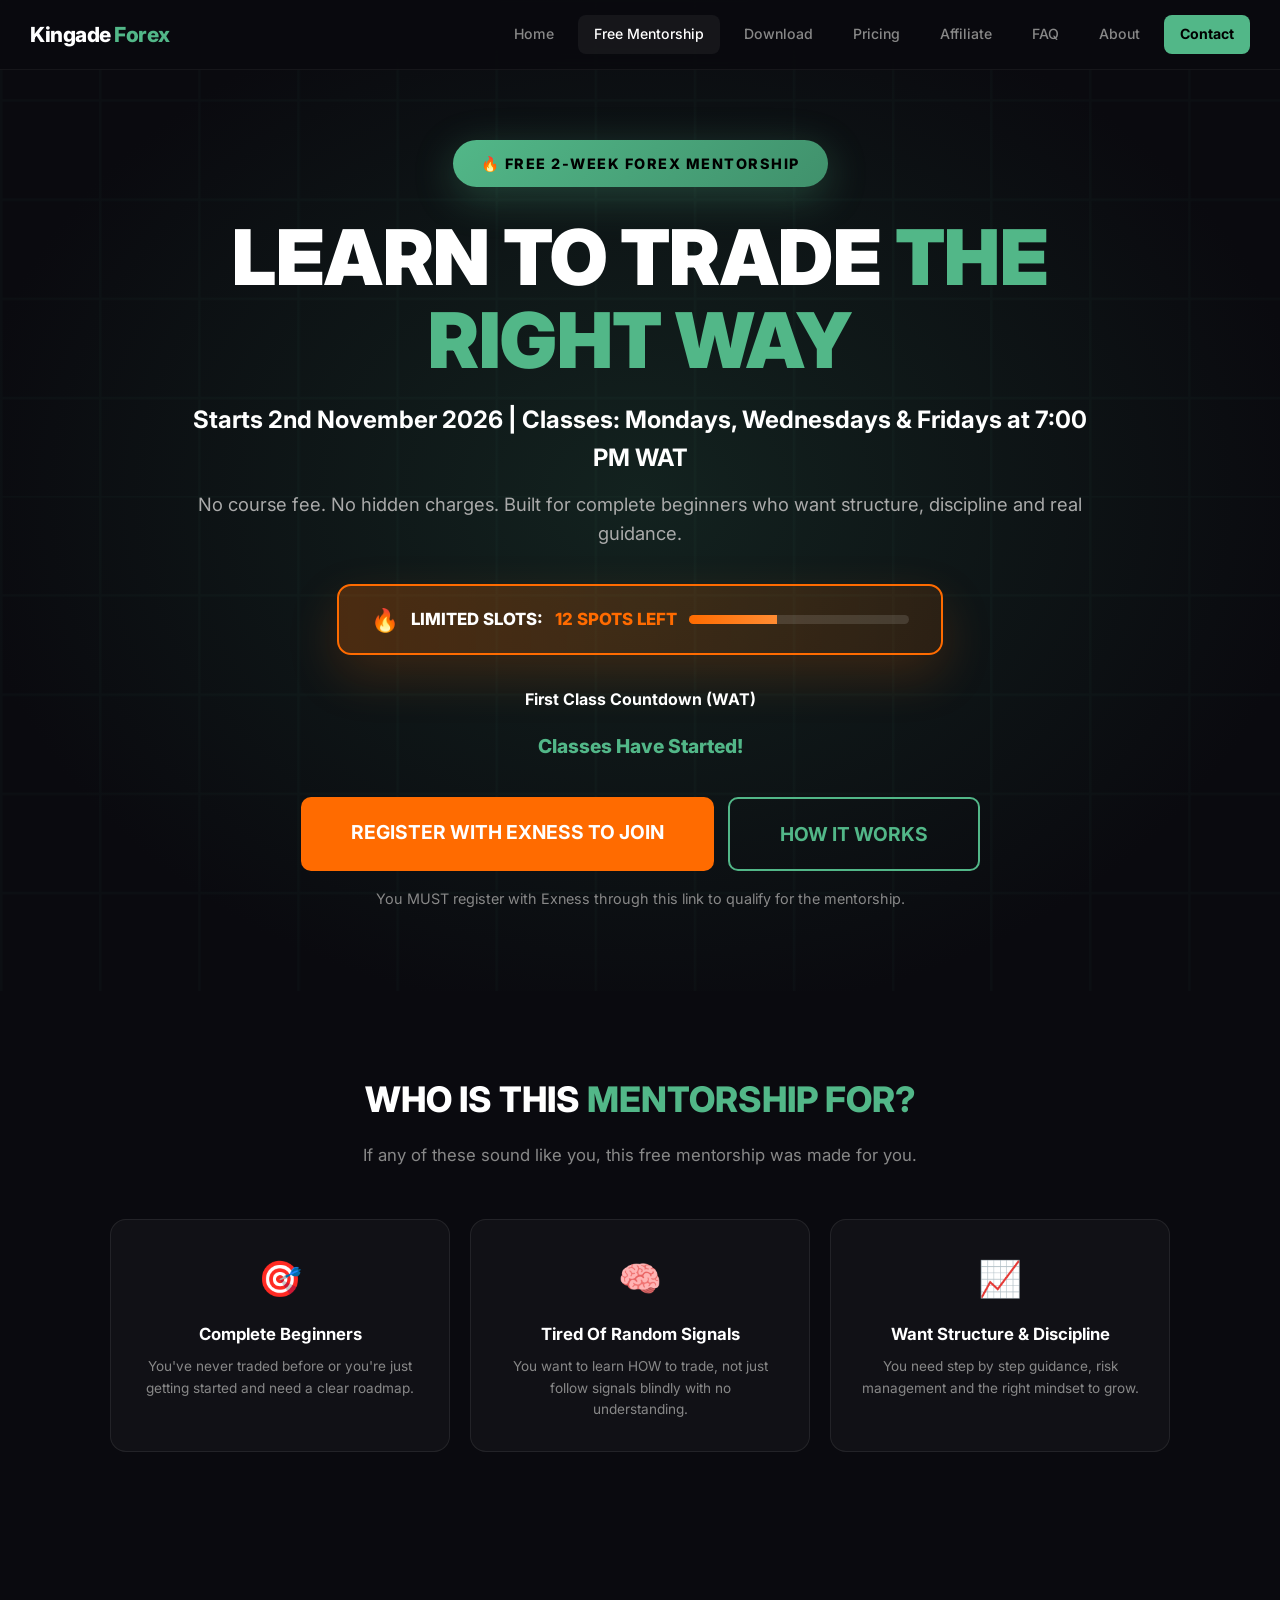
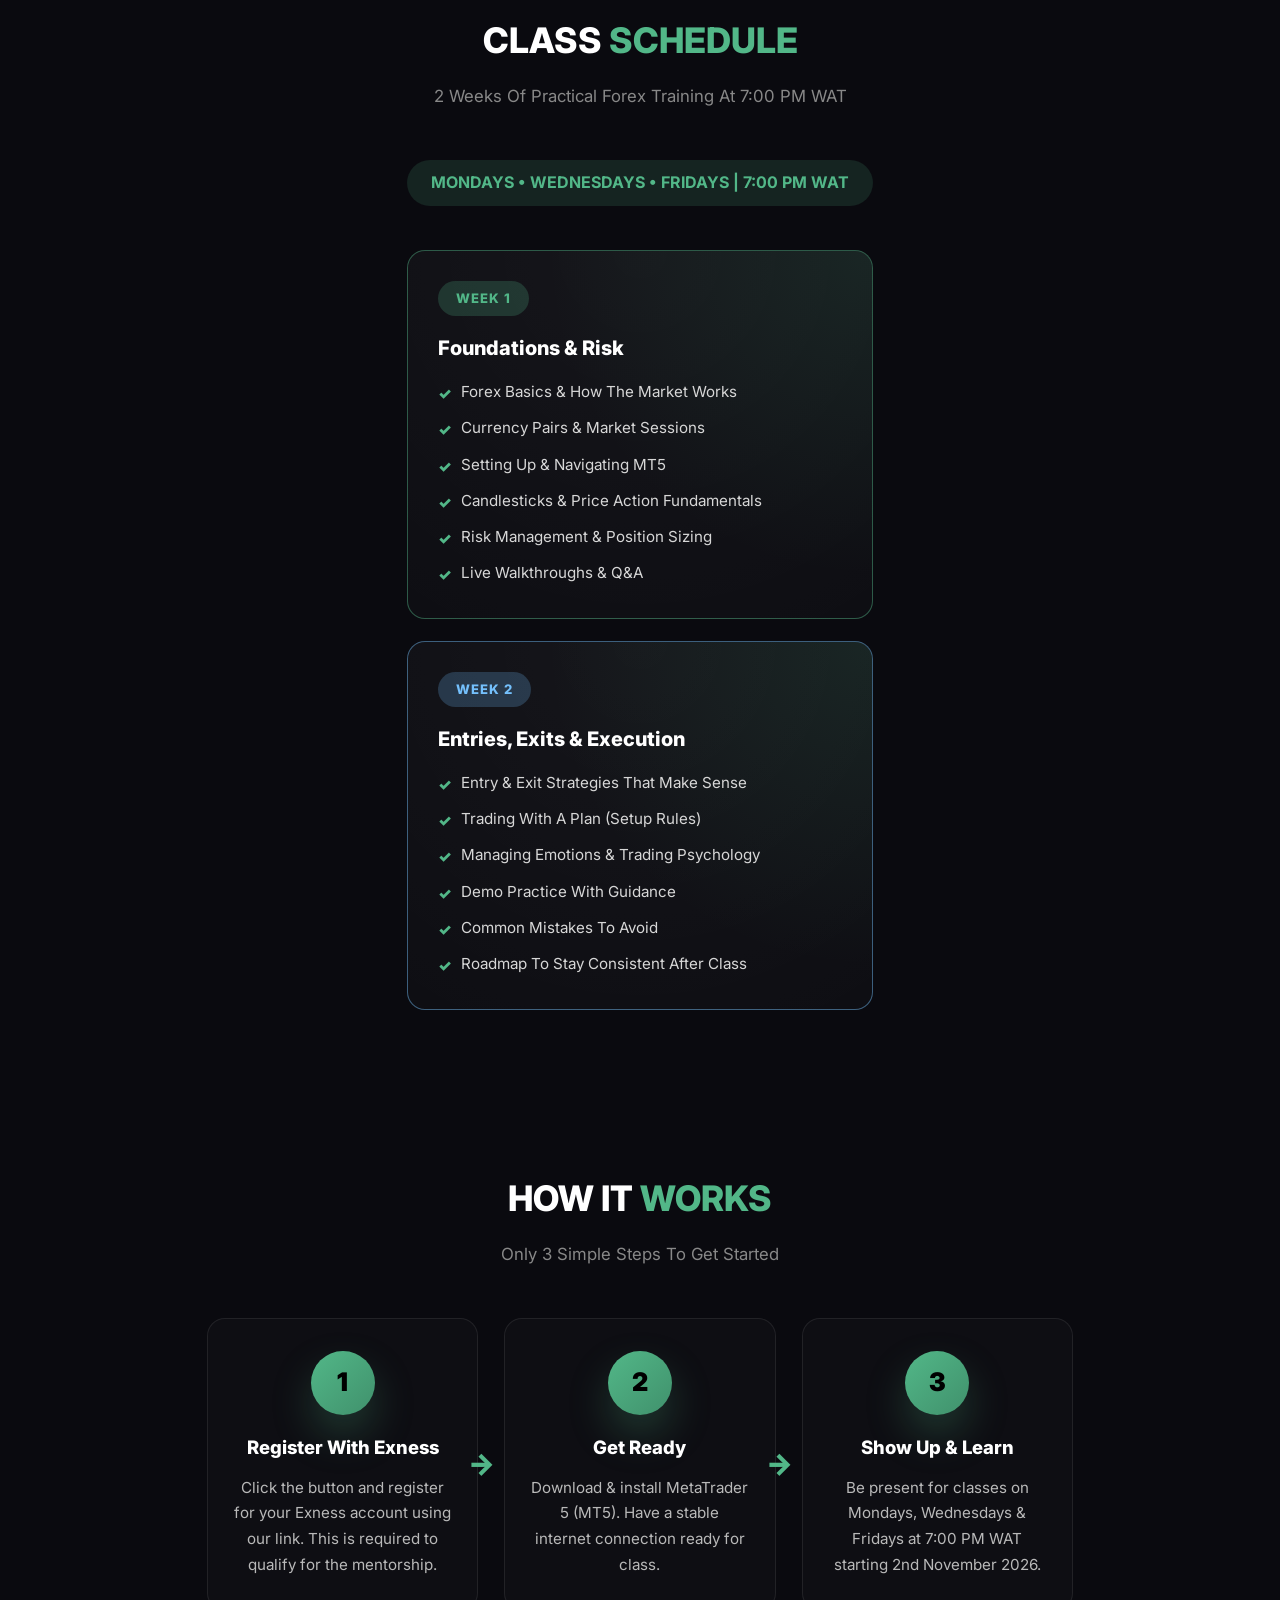
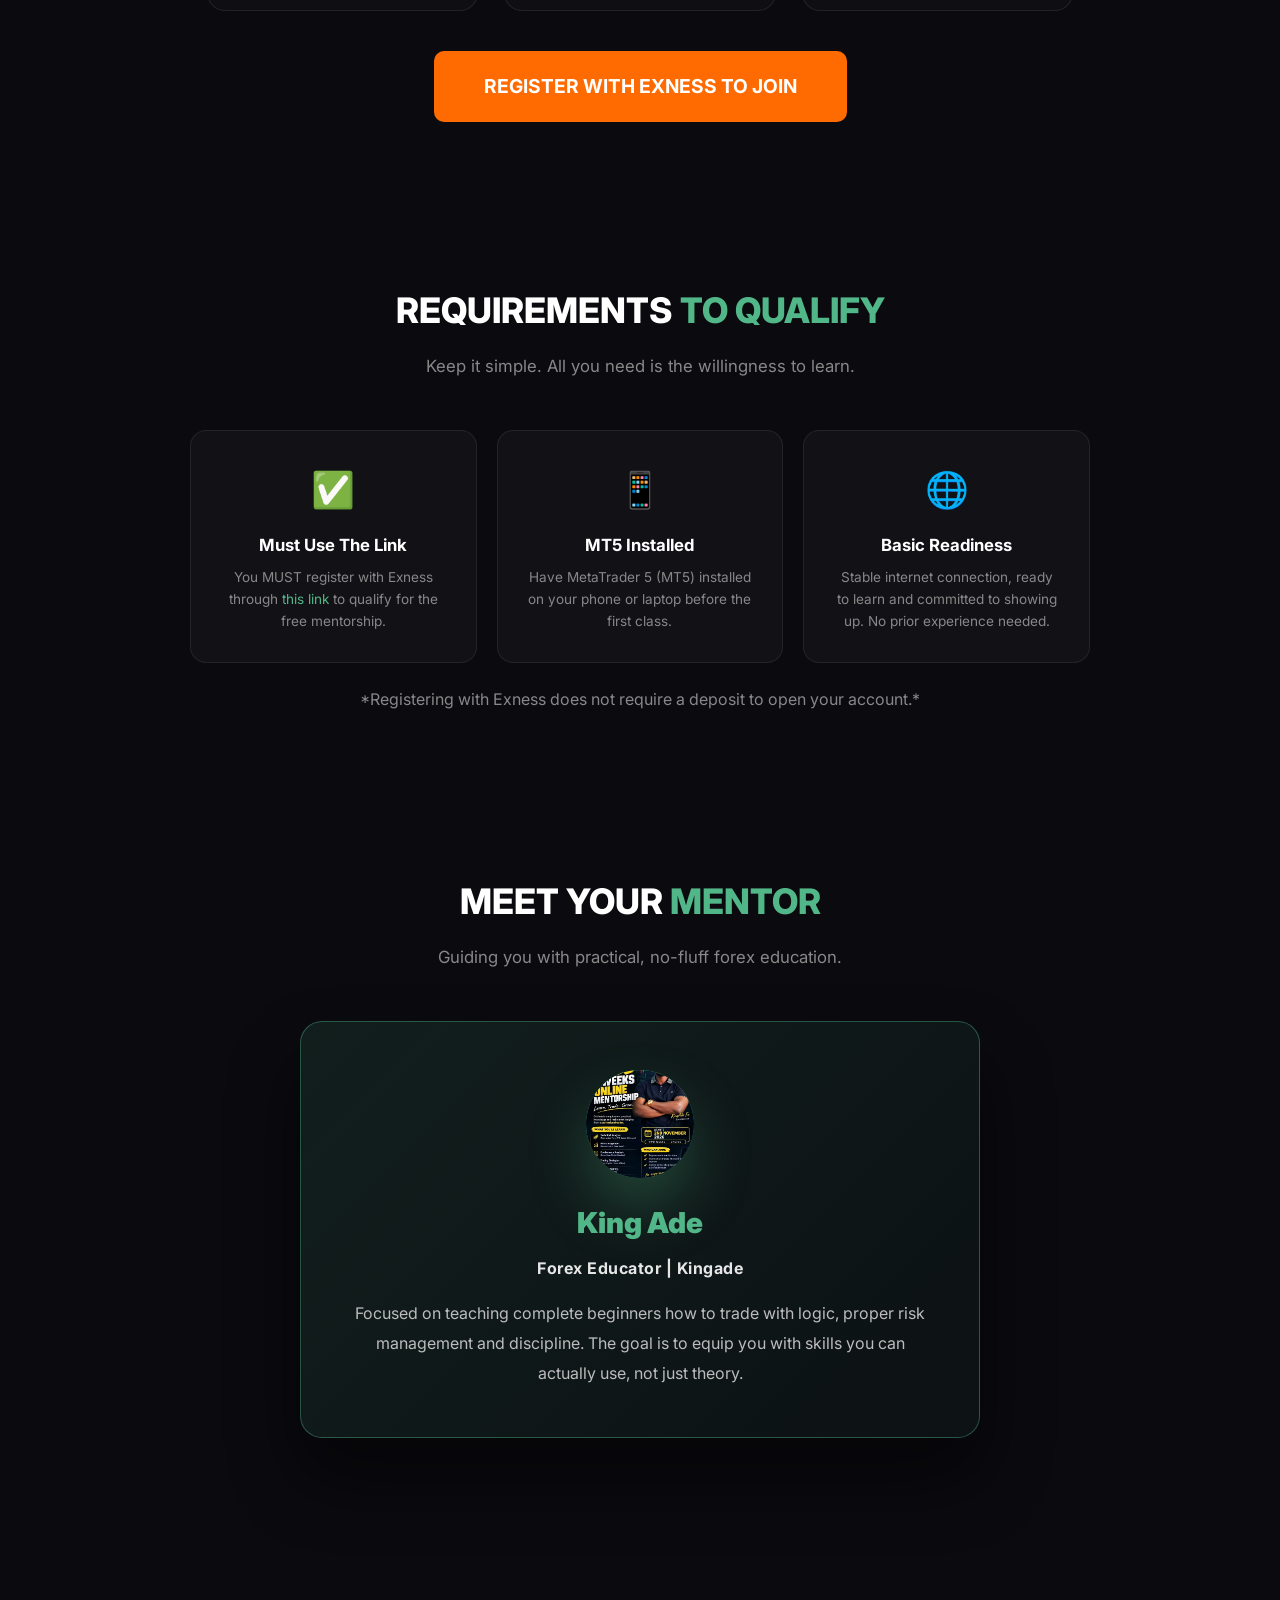
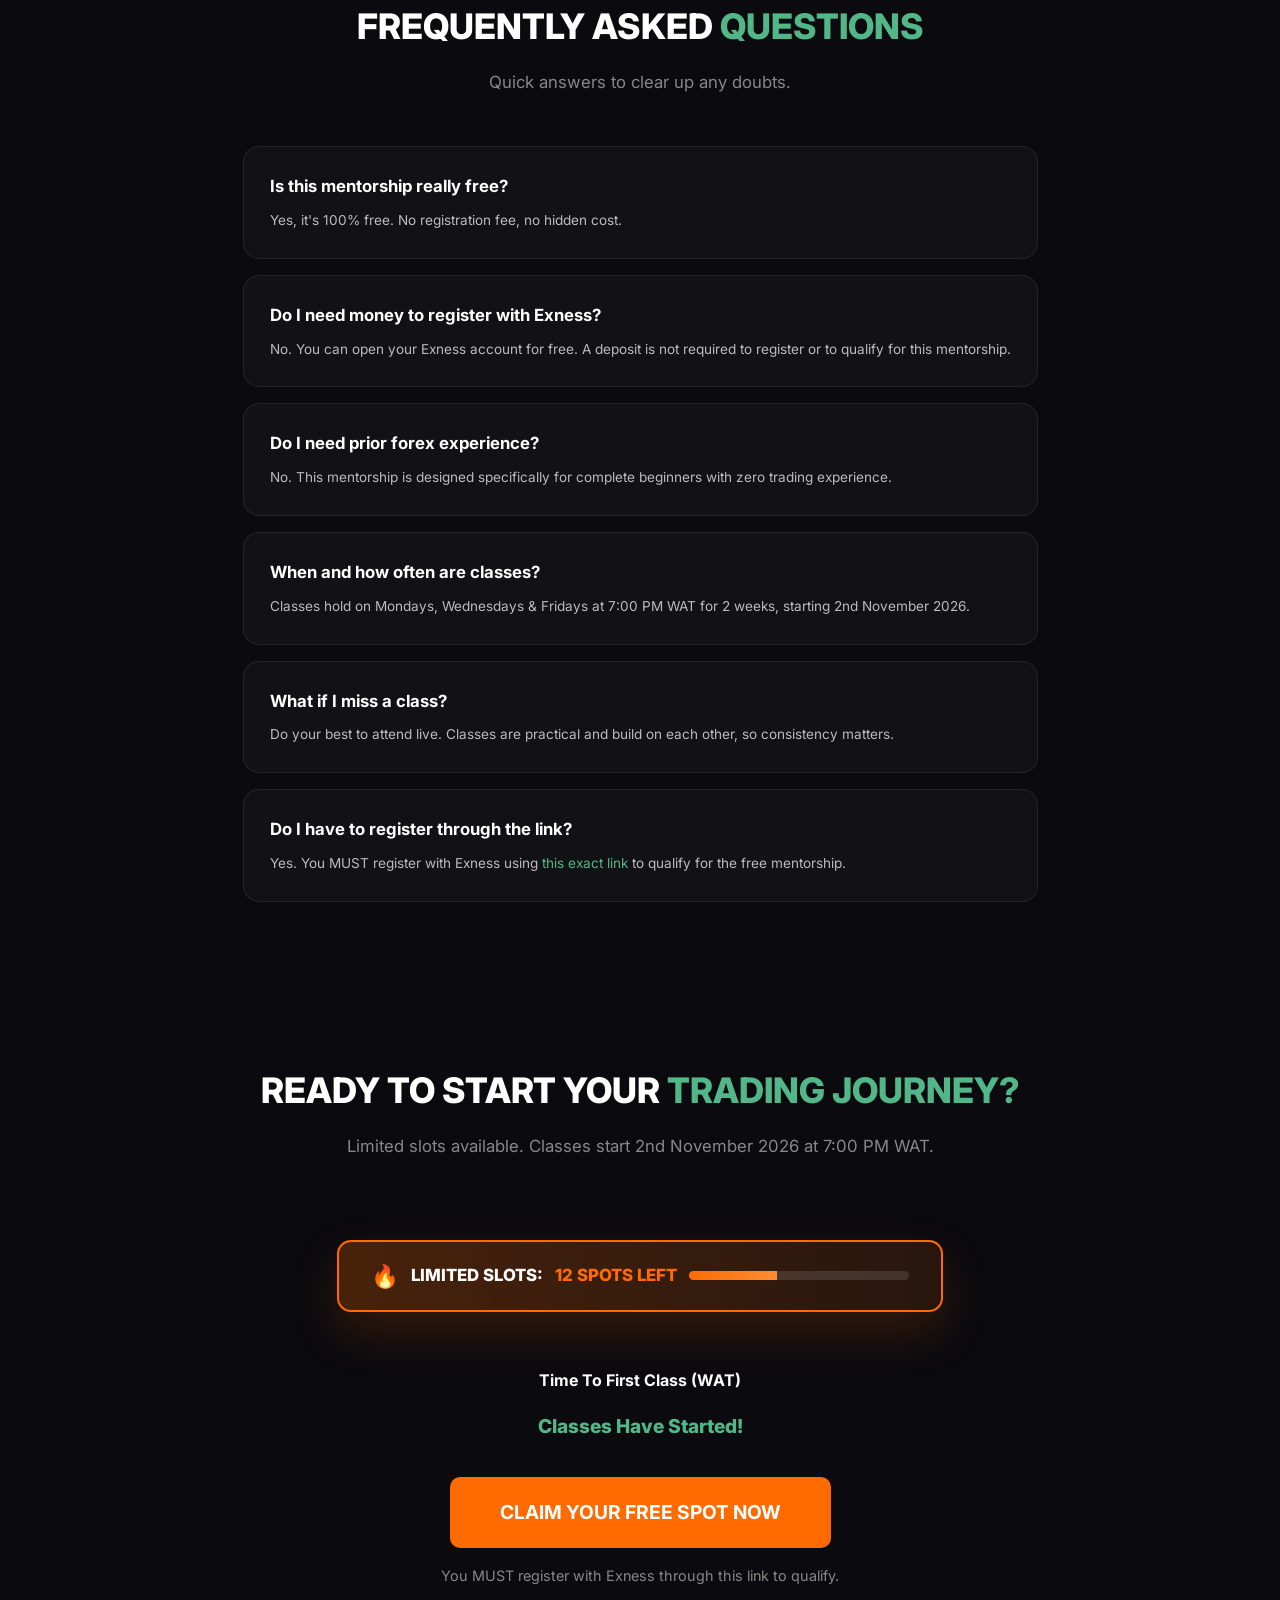
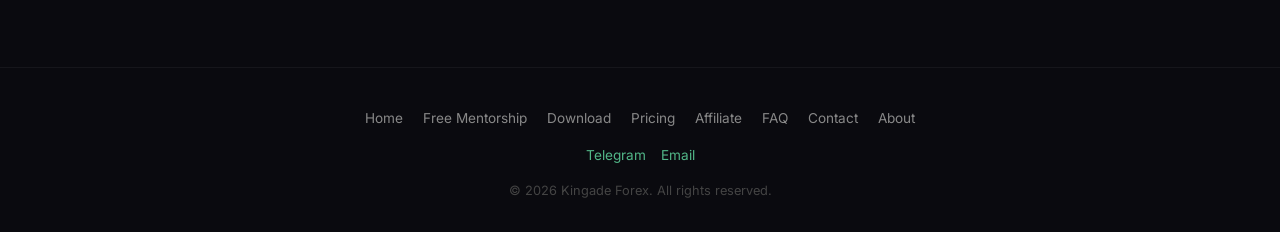
<file: mentorship.html>
<!DOCTYPE html>
<html lang="en">
<head>
    <meta charset="UTF-8">
    <meta name="viewport" content="width=device-width, initial-scale=1.0">
    <title>FREE 2-WEEK FOREX MENTORSHIP | Starts 2nd November 2026 | Kingade Forex</title>
    <meta name="description" content="Free 2-week Forex Mentorship by Kingade. Starts 2nd November 2026 at 7PM WAT every Monday, Wednesday & Friday. Register with Exness through our link to qualify.">
    <link rel="stylesheet" href="css/styles.css">
</head>
<body>

<!-- NAVBAR -->
<nav class="navbar">
    <a href="index.html" class="nav-logo"><span>Kingade</span> Forex</a>
    <div class="nav-links">
        <a href="index.html">Home</a>
        <a href="mentorship.html" class="active">Free Mentorship</a>
        <a href="download.html">Download</a>
        <a href="pricing.html">Pricing</a>
        <a href="affiliate.html">Affiliate</a>
        <a href="faq.html">FAQ</a>
        <a href="about.html">About</a>
        <a href="contact.html" class="nav-cta">Contact</a>
    </div>
    <button class="hamburger" onclick="toggleNav()">
        <span></span><span></span><span></span>
    </button>
</nav>

<!-- HERO -->
<section class="mentorship-hero">
    <div class="mentorship-hero-content">
        <div class="mentorship-badge">🔥 FREE 2-WEEK FOREX MENTORSHIP</div>
        <h1>LEARN TO TRADE <span>THE RIGHT WAY</span></h1>
        <p class="subtitle">Starts 2nd November 2026 | Classes: Mondays, Wednesdays & Fridays at 7:00 PM WAT</p>
        <p class="details">No course fee. No hidden charges. Built for complete beginners who want structure, discipline and real guidance.</p>

        <div class="slots-banner" id="slotsBanner" data-total-slots="30" data-remaining-slots="12">
            <span class="fire">🔥</span>
            <span>LIMITED SLOTS:</span>
            <span class="slots-left"><span id="slotsLeft">12</span> SPOTS LEFT</span>
            <div class="slots-bar">
                <div class="slots-fill" id="slotsFill" style="width: 40%;"></div>
            </div>
        </div>

        <p style="color:#fff;margin-bottom:18px;font-weight:700;">First Class Countdown (WAT)</p>
        <div class="countdown" id="mentorshipCountdown">
            <div class="countdown-item">
                <span class="countdown-number" id="cd-days">00</span>
                <span class="countdown-label">Days</span>
            </div>
            <div class="countdown-item">
                <span class="countdown-number" id="cd-hours">00</span>
                <span class="countdown-label">Hours</span>
            </div>
            <div class="countdown-item">
                <span class="countdown-number" id="cd-mins">00</span>
                <span class="countdown-label">Minutes</span>
            </div>
            <div class="countdown-item">
                <span class="countdown-number" id="cd-secs">00</span>
                <span class="countdown-label">Seconds</span>
            </div>
        </div>

        <div class="mentorship-cta">
            <a href="https://one.exnesstrack.net/a/0fpwztsr9d" class="btn btn-orange btn-lg" target="_blank">REGISTER WITH EXNESS TO JOIN</a>
            <a href="#how-it-works" class="btn btn-outline btn-lg">HOW IT WORKS</a>
        </div>
        <p style="color:#888;margin-top:16px;font-size:0.9rem;">You MUST register with Exness through this link to qualify for the mentorship.</p>
    </div>
</section>

<!-- WHO THIS IS FOR -->
<section class="section">
    <div class="section-title">WHO IS THIS <span>MENTORSHIP FOR?</span></div>
    <div class="section-sub">If any of these sound like you, this free mentorship was made for you.</div>
    <div class="card-grid">
        <div class="card">
            <div class="icon">🎯</div>
            <h3>Complete Beginners</h3>
            <p>You've never traded before or you're just getting started and need a clear roadmap.</p>
        </div>
        <div class="card">
            <div class="icon">🧠</div>
            <h3>Tired Of Random Signals</h3>
            <p>You want to learn HOW to trade, not just follow signals blindly with no understanding.</p>
        </div>
        <div class="card">
            <div class="icon">📈</div>
            <h3>Want Structure & Discipline</h3>
            <p>You need step by step guidance, risk management and the right mindset to grow.</p>
        </div>
    </div>
</section>

<!-- CLASS SCHEDULE -->
<section class="section" style="max-width:1200px;">
    <div class="section-title">CLASS <span>SCHEDULE</span></div>
    <div class="section-sub">2 Weeks Of Practical Forex Training At 7:00 PM WAT</div>
    <div class="text-center" style="margin-bottom:10px;">
        <span style="display:inline-block;background:rgba(82,183,136,0.15);color:#52b788;padding:10px 24px;border-radius:999px;font-weight:700;">MONDAYS • WEDNESDAYS • FRIDAYS | 7:00 PM WAT</span>
    </div>
    <div class="timeline-grid">
        <div class="timeline-card week1">
            <span class="timeline-week">WEEK 1</span>
            <h3>Foundations & Risk</h3>
            <ul>
                <li>Forex Basics & How The Market Works</li>
                <li>Currency Pairs & Market Sessions</li>
                <li>Setting Up & Navigating MT5</li>
                <li>Candlesticks & Price Action Fundamentals</li>
                <li>Risk Management & Position Sizing</li>
                <li>Live Walkthroughs & Q&A</li>
            </ul>
        </div>
        <div class="timeline-card week2">
            <span class="timeline-week">WEEK 2</span>
            <h3>Entries, Exits & Execution</h3>
            <ul>
                <li>Entry & Exit Strategies That Make Sense</li>
                <li>Trading With A Plan (Setup Rules)</li>
                <li>Managing Emotions & Trading Psychology</li>
                <li>Demo Practice With Guidance</li>
                <li>Common Mistakes To Avoid</li>
                <li>Roadmap To Stay Consistent After Class</li>
            </ul>
        </div>
    </div>
</section>

<!-- HOW IT WORKS -->
<section class="section" id="how-it-works" style="max-width:1100px;">
    <div class="section-title">HOW IT <span>WORKS</span></div>
    <div class="section-sub">Only 3 Simple Steps To Get Started</div>
    <div class="mentorship-steps">
        <div class="mentorship-step">
            <div class="mentorship-step-num">1</div>
            <h3>Register With Exness</h3>
            <p>Click the button and register for your Exness account using our link. This is required to qualify for the mentorship.</p>
        </div>
        <div class="mentorship-step">
            <div class="mentorship-step-num">2</div>
            <h3>Get Ready</h3>
            <p>Download & install MetaTrader 5 (MT5). Have a stable internet connection ready for class.</p>
        </div>
        <div class="mentorship-step">
            <div class="mentorship-step-num">3</div>
            <h3>Show Up & Learn</h3>
            <p>Be present for classes on Mondays, Wednesdays & Fridays at 7:00 PM WAT starting 2nd November 2026.</p>
        </div>
    </div>
    <div class="text-center" style="margin-top:40px;">
        <a href="https://one.exnesstrack.net/a/0fpwztsr9d" class="btn btn-orange btn-lg" target="_blank">REGISTER WITH EXNESS TO JOIN</a>
    </div>
</section>

<!-- REQUIREMENTS -->
<section class="section">
    <div class="section-title">REQUIREMENTS <span>TO QUALIFY</span></div>
    <div class="section-sub">Keep it simple. All you need is the willingness to learn.</div>
    <div class="card-grid" style="max-width:900px;margin:0 auto;">
        <div class="card">
            <div class="icon">✅</div>
            <h3>Must Use The Link</h3>
            <p>You MUST register with Exness through <a href="https://one.exnesstrack.net/a/0fpwztsr9d" target="_blank" style="color:#52b788;">this link</a> to qualify for the free mentorship.</p>
        </div>
        <div class="card">
            <div class="icon">📱</div>
            <h3>MT5 Installed</h3>
            <p>Have MetaTrader 5 (MT5) installed on your phone or laptop before the first class.</p>
        </div>
        <div class="card">
            <div class="icon">🌐</div>
            <h3>Basic Readiness</h3>
            <p>Stable internet connection, ready to learn and committed to showing up. No prior experience needed.</p>
        </div>
    </div>
    <div class="text-center" style="margin-top:24px;color:#888;">*Registering with Exness does not require a deposit to open your account.*</div>
</section>

<!-- MENTOR -->
<section class="section">
    <div class="section-title">MEET YOUR <span>MENTOR</span></div>
    <div class="section-sub">Guiding you with practical, no-fluff forex education.</div>
    <div class="mentor-card">
        <div class="mentor-avatar" style="padding:0;overflow:hidden;"><img src="img/kingade.jpg" alt="King Ade - Forex Mentor" style="width:100%;height:100%;object-fit:cover;"></div>
        <h3>King Ade</h3>
        <div class="role">Forex Educator | Kingade</div>
        <p>Focused on teaching complete beginners how to trade with logic, proper risk management and discipline. The goal is to equip you with skills you can actually use, not just theory.</p>
    </div>
</section>

<!-- FAQ -->
<section class="section" style="max-width:900px;">
    <div class="section-title">FREQUENTLY ASKED <span>QUESTIONS</span></div>
    <div class="section-sub">Quick answers to clear up any doubts.</div>
    <div style="display:flex;flex-direction:column;gap:16px;margin-top:40px;">
        <div class="card" style="text-align:left;padding:26px;">
            <h3 style="margin-bottom:10px;">Is this mentorship really free?</h3>
            <p style="color:#bcbcbc;">Yes, it's 100% free. No registration fee, no hidden cost.</p>
        </div>
        <div class="card" style="text-align:left;padding:26px;">
            <h3 style="margin-bottom:10px;">Do I need money to register with Exness?</h3>
            <p style="color:#bcbcbc;">No. You can open your Exness account for free. A deposit is not required to register or to qualify for this mentorship.</p>
        </div>
        <div class="card" style="text-align:left;padding:26px;">
            <h3 style="margin-bottom:10px;">Do I need prior forex experience?</h3>
            <p style="color:#bcbcbc;">No. This mentorship is designed specifically for complete beginners with zero trading experience.</p>
        </div>
        <div class="card" style="text-align:left;padding:26px;">
            <h3 style="margin-bottom:10px;">When and how often are classes?</h3>
            <p style="color:#bcbcbc;">Classes hold on Mondays, Wednesdays & Fridays at 7:00 PM WAT for 2 weeks, starting 2nd November 2026.</p>
        </div>
        <div class="card" style="text-align:left;padding:26px;">
            <h3 style="margin-bottom:10px;">What if I miss a class?</h3>
            <p style="color:#bcbcbc;">Do your best to attend live. Classes are practical and build on each other, so consistency matters.</p>
        </div>
        <div class="card" style="text-align:left;padding:26px;">
            <h3 style="margin-bottom:10px;">Do I have to register through the link?</h3>
            <p style="color:#bcbcbc;">Yes. You MUST register with Exness using <a href="https://one.exnesstrack.net/a/0fpwztsr9d" target="_blank" style="color:#52b788;">this exact link</a> to qualify for the free mentorship.</p>
        </div>
    </div>
</section>

<!-- FINAL CTA -->
<section class="section" style="text-align:center;">
    <div class="section-title">READY TO START YOUR <span>TRADING JOURNEY?</span></div>
    <div class="section-sub">Limited slots available. Classes start 2nd November 2026 at 7:00 PM WAT.</div>
    <div class="slots-banner" id="slotsBanner2" data-total-slots="30" data-remaining-slots="12" style="margin-top:30px;">
        <span class="fire">🔥</span>
        <span>LIMITED SLOTS:</span>
        <span class="slots-left"><span id="slotsLeft2">12</span> SPOTS LEFT</span>
        <div class="slots-bar">
            <div class="slots-fill" id="slotsFill2" style="width: 40%;"></div>
        </div>
    </div>
    <p style="color:#fff;margin:24px 0 18px;font-weight:700;">Time To First Class (WAT)</p>
    <div class="countdown" id="mentorshipCountdown2">
        <div class="countdown-item">
            <span class="countdown-number" id="cd2-days">00</span>
            <span class="countdown-label">Days</span>
        </div>
        <div class="countdown-item">
            <span class="countdown-number" id="cd2-hours">00</span>
            <span class="countdown-label">Hours</span>
        </div>
        <div class="countdown-item">
            <span class="countdown-number" id="cd2-mins">00</span>
            <span class="countdown-label">Minutes</span>
        </div>
        <div class="countdown-item">
            <span class="countdown-number" id="cd2-secs">00</span>
            <span class="countdown-label">Seconds</span>
        </div>
    </div>
    <div class="mentorship-cta" style="margin-top:10px;">
        <a href="https://one.exnesstrack.net/a/0fpwztsr9d" class="btn btn-orange btn-lg" target="_blank">CLAIM YOUR FREE SPOT NOW</a>
    </div>
    <p style="color:#888;margin-top:16px;font-size:0.9rem;">You MUST register with Exness through this link to qualify.</p>
</section>

<!-- FOOTER -->
<footer>
    <div class="footer-links">
        <a href="index.html">Home</a>
        <a href="mentorship.html">Free Mentorship</a>
        <a href="download.html">Download</a>
        <a href="pricing.html">Pricing</a>
        <a href="affiliate.html">Affiliate</a>
        <a href="faq.html">FAQ</a>
        <a href="contact.html">Contact</a>
        <a href="about.html">About</a>
    </div>
    <div class="footer-social">
        <a href="https://t.me/KingAdeFx" target="_blank">Telegram</a>
        <a href="mailto:kingade.fx@gmail.com">Email</a>
    </div>
    <div class="footer-copy">&copy; 2026 Kingade Forex. All rights reserved.</div>
</footer>

<script src="js/main.js"></script>
<script>
    (function() {
        function initDualCountdown() {
            var el1 = document.getElementById('mentorshipCountdown');
            var el2 = document.getElementById('mentorshipCountdown2');
            if (!el1 || !el2) return;

            var targetDate = new Date('2026-11-02T19:00:00+01:00').getTime();

            function update() {
                var now = new Date().getTime();
                var distance = targetDate - now;

                if (distance <= 0) {
                    el1.innerHTML = '<div style="color:#52b788;font-weight:800;font-size:1.2rem;">Classes Have Started!</div>';
                    el2.innerHTML = '<div style="color:#52b788;font-weight:800;font-size:1.2rem;">Classes Have Started!</div>';
                    return;
                }

                var days = Math.floor(distance / (1000 * 60 * 60 * 24));
                var hours = Math.floor((distance % (1000 * 60 * 60 * 24)) / (1000 * 60 * 60));
                var minutes = Math.floor((distance % (1000 * 60 * 60)) / (1000 * 60));
                var seconds = Math.floor((distance % (1000 * 60)) / 1000);

                var setVals = function(prefix) {
                    var d = document.getElementById(prefix + '-days');
                    var h = document.getElementById(prefix + '-hours');
                    var m = document.getElementById(prefix + '-mins');
                    var s = document.getElementById(prefix + '-secs');
                    if (d) d.textContent = String(days).padStart(2, '0');
                    if (h) h.textContent = String(hours).padStart(2, '0');
                    if (m) m.textContent = String(minutes).padStart(2, '0');
                    if (s) s.textContent = String(seconds).padStart(2, '0');
                };

                setVals('cd');
                setVals('cd2');
            }

            update();
            setInterval(update, 1000);
        }

        function initDualSlots() {
            var b1 = document.getElementById('slotsBanner');
            var b2 = document.getElementById('slotsBanner2');
            if (!b1 || !b2) return;

            var total = parseInt(b1.getAttribute('data-total-slots') || '30', 10);
            var remaining = parseInt(b1.getAttribute('data-remaining-slots') || '12', 10);
            if (remaining < 0) remaining = 0;
            if (remaining > total) remaining = total;

            var sl1 = document.getElementById('slotsLeft');
            var sf1 = document.getElementById('slotsFill');
            var sl2 = document.getElementById('slotsLeft2');
            var sf2 = document.getElementById('slotsFill2');

            if (sl1) sl1.textContent = remaining;
            if (sl2) sl2.textContent = remaining;
            var pct = total === 0 ? 0 : (remaining / total) * 100;
            if (sf1) sf1.style.width = pct + '%';
            if (sf2) sf2.style.width = pct + '%';
        }

        if (document.readyState === 'loading') {
            document.addEventListener('DOMContentLoaded', function() {
                initDualCountdown();
                initDualSlots();
            });
        } else {
            initDualCountdown();
            initDualSlots();
        }
    })();
</script>
</body>
</html>
</file>
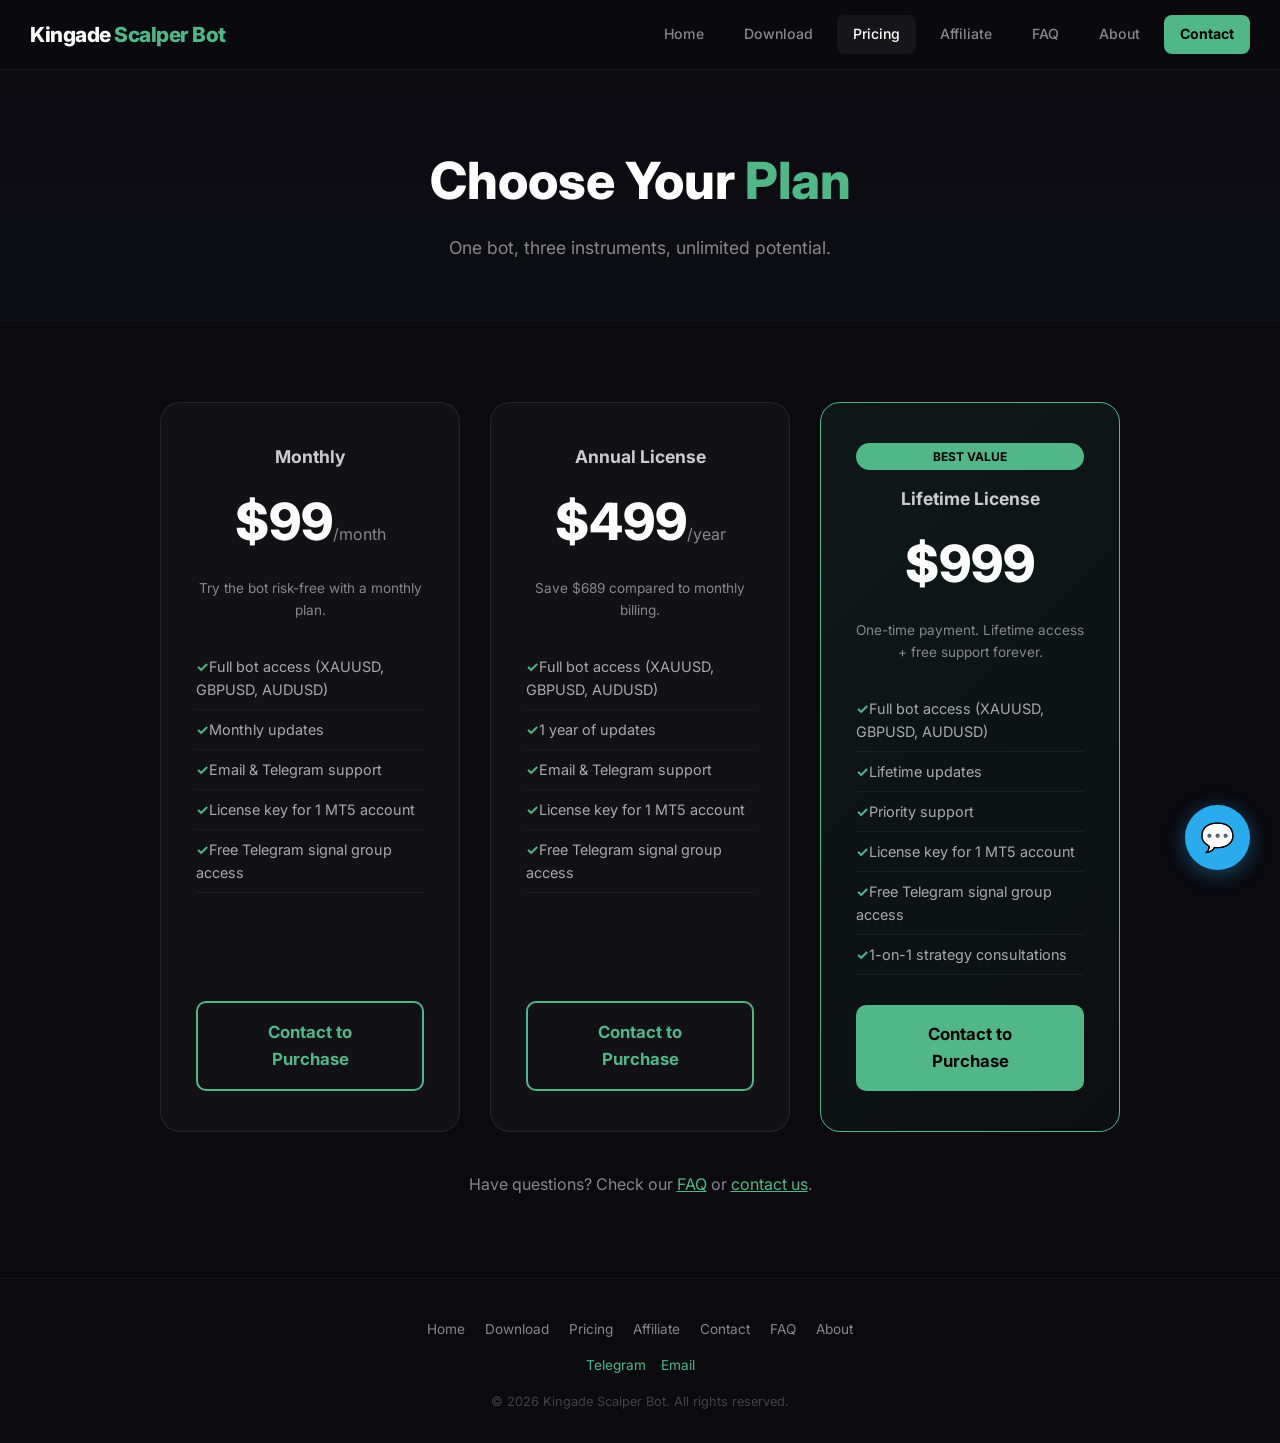
<file: pricing.html>
<!DOCTYPE html>
<html lang="en">
<head>
    <meta charset="UTF-8">
    <meta name="viewport" content="width=device-width, initial-scale=1.0">
    <title>Pricing — Kingade Scalper Bot</title>
    <link rel="stylesheet" href="css/styles.css">
</head>
<body>

<nav class="navbar">
    <a href="index.html" class="nav-logo"><span>Kingade</span> Scalper Bot</a>
    <div class="nav-links">
        <a href="index.html">Home</a>
        <a href="download.html">Download</a>
        <a href="pricing.html" class="active">Pricing</a>
        <a href="affiliate.html">Affiliate</a>
        <a href="faq.html">FAQ</a>
        <a href="about.html">About</a>
        <a href="contact.html" class="nav-cta">Contact</a>
    </div>
    <button class="hamburger" onclick="toggleNav()"><span></span><span></span><span></span></button>
</nav>

<section class="page-hero">
    <h1>Choose Your <span>Plan</span></h1>
    <p>One bot, three instruments, unlimited potential.</p>
</section>

<section class="section">
    <div class="pricing">
        <div class="price-card">
            <h3>Monthly</h3>
            <div class="price">$99<span>/month</span></div>
            <p class="price-desc">Try the bot risk-free with a monthly plan.</p>
            <ul class="price-features">
                <li>Full bot access (XAUUSD, GBPUSD, AUDUSD)</li>
                <li>Monthly updates</li>
                <li>Email &amp; Telegram support</li>
                <li>License key for 1 MT5 account</li>
                <li>Free Telegram signal group access</li>
            </ul>
            <a href="contact.html" class="btn btn-outline">Contact to Purchase</a>
        </div>
        <div class="price-card">
            <h3>Annual License</h3>
            <div class="price">$499<span>/year</span></div>
            <p class="price-desc">Save $689 compared to monthly billing.</p>
            <ul class="price-features">
                <li>Full bot access (XAUUSD, GBPUSD, AUDUSD)</li>
                <li>1 year of updates</li>
                <li>Email &amp; Telegram support</li>
                <li>License key for 1 MT5 account</li>
                <li>Free Telegram signal group access</li>
            </ul>
            <a href="contact.html" class="btn btn-outline">Contact to Purchase</a>
        </div>
        <div class="price-card popular">
            <div class="popular-badge">BEST VALUE</div>
            <h3>Lifetime License</h3>
            <div class="price">$999</div>
            <p class="price-desc">One-time payment. Lifetime access + free support forever.</p>
            <ul class="price-features">
                <li>Full bot access (XAUUSD, GBPUSD, AUDUSD)</li>
                <li>Lifetime updates</li>
                <li>Priority support</li>
                <li>License key for 1 MT5 account</li>
                <li>Free Telegram signal group access</li>
                <li>1-on-1 strategy consultations</li>
            </ul>
            <a href="contact.html" class="btn btn-primary">Contact to Purchase</a>
        </div>
    </div>

    <div class="text-center mt-40">
        <p style="color:#888;">Have questions? Check our <a href="faq.html" style="color:#52b788;text-decoration:underline;">FAQ</a> or <a href="contact.html" style="color:#52b788;text-decoration:underline;">contact us</a>.</p>
    </div>
</section>

<div class="chat-widget">
    <div class="chat-popup" id="chatPopup">
        <div class="chat-header"><div class="chat-header-avatar">KSB</div><div class="chat-header-info"><h4>Kingade Scalper Bot</h4><p>We typically reply in minutes</p></div></div>
        <div class="chat-body"><div class="chat-msg">Hello! How can we help you today?</div></div>
        <div class="chat-options">
            <a href="https://t.me/KingAdeFx" class="chat-option" target="_blank"><span>&#128172;</span> Chat on Telegram</a>
            <a href="mailto:kingade.fx@gmail.com" class="chat-option"><span>&#128231;</span> Send us an Email</a>
            <a href="pricing.html" class="chat-option" onclick="closeChat()"><span>&#128176;</span> View Pricing</a>
        </div>
    </div>
    <button class="chat-btn" onclick="toggleChat()">&#128172;</button>
</div>

<footer>
    <div class="footer-links"><a href="index.html">Home</a><a href="download.html">Download</a><a href="pricing.html">Pricing</a><a href="affiliate.html">Affiliate</a><a href="contact.html">Contact</a><a href="faq.html">FAQ</a><a href="about.html">About</a></div>
    <div class="footer-social"><a href="https://t.me/KingAdeFx" target="_blank">Telegram</a><a href="mailto:kingade.fx@gmail.com">Email</a></div>
    <div class="footer-copy">&copy; 2026 Kingade Scalper Bot. All rights reserved.</div>
</footer>

</body>
<script src="js/main.js"></script>
</html>
</file>
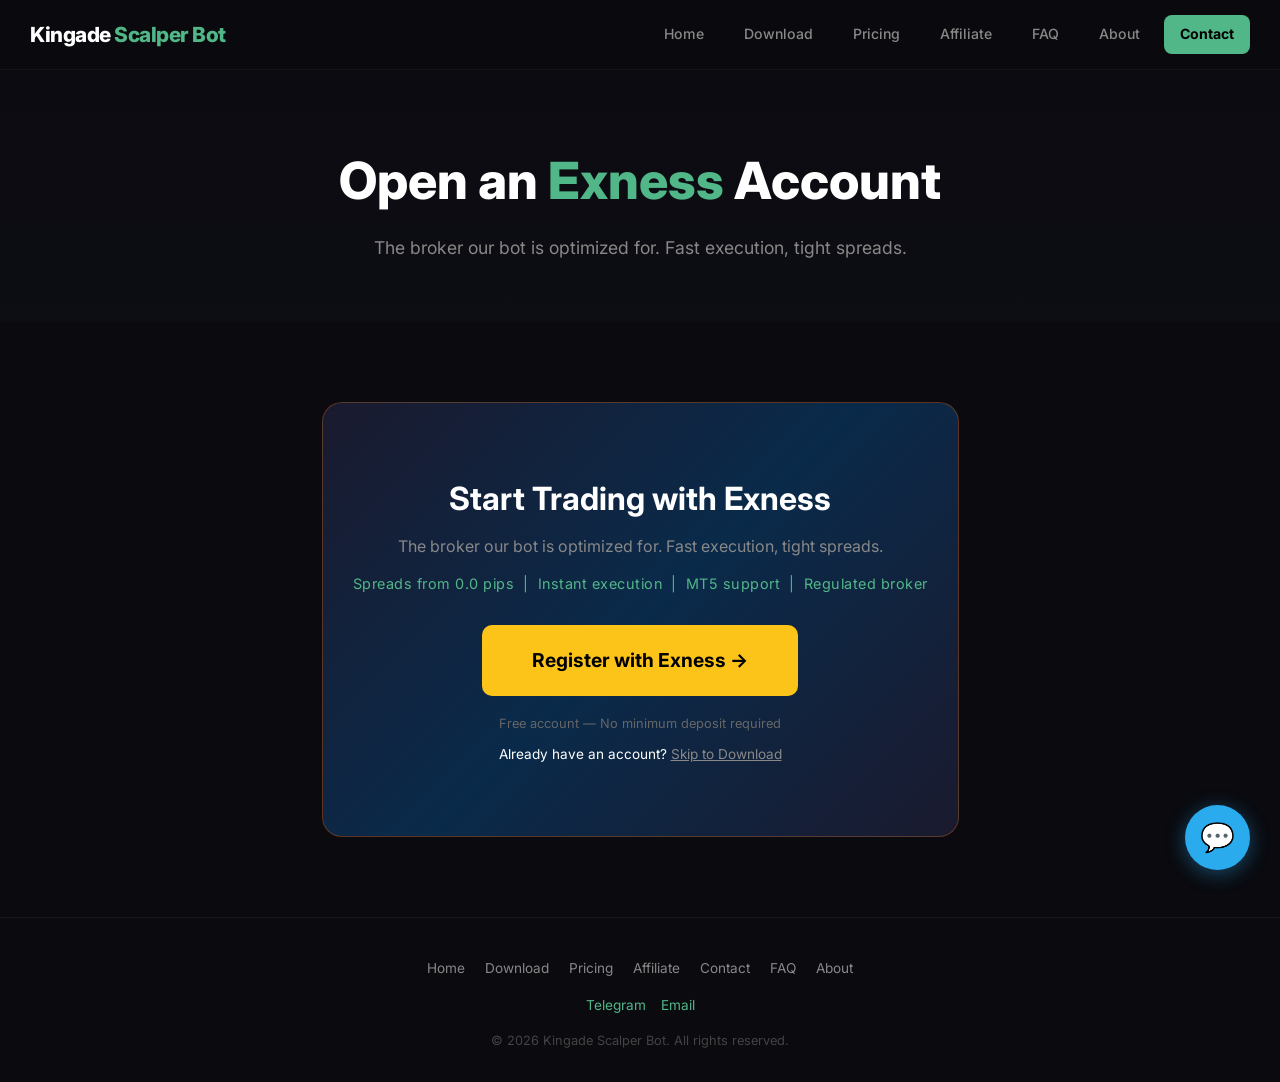
<file: register.html>
<!DOCTYPE html>
<html lang="en">
<head>
    <meta charset="UTF-8">
    <meta name="viewport" content="width=device-width, initial-scale=1.0">
    <title>Register with Exness — Kingade Scalper Bot</title>
    <link rel="stylesheet" href="css/styles.css">
</head>
<body>

<nav class="navbar">
    <a href="index.html" class="nav-logo"><span>Kingade</span> Scalper Bot</a>
    <div class="nav-links">
        <a href="index.html">Home</a>
        <a href="download.html">Download</a>
        <a href="pricing.html">Pricing</a>
        <a href="affiliate.html">Affiliate</a>
        <a href="faq.html">FAQ</a>
        <a href="about.html">About</a>
        <a href="contact.html" class="nav-cta">Contact</a>
    </div>
    <button class="hamburger" onclick="toggleNav()"><span></span><span></span><span></span></button>
</nav>

<section class="page-hero">
    <h1>Open an <span>Exness</span> Account</h1>
    <p>The broker our bot is optimized for. Fast execution, tight spreads.</p>
</section>

<section class="section">
    <div class="broker-cta">
        <h2>Start Trading with Exness</h2>
        <p class="subtitle">The broker our bot is optimized for. Fast execution, tight spreads.</p>
        <p class="features-text">Spreads from 0.0 pips &nbsp;|&nbsp; Instant execution &nbsp;|&nbsp; MT5 support &nbsp;|&nbsp; Regulated broker</p>
        <a href="https://one.exnesstrack.net/a/0fpwztsr9d" class="btn btn-yellow btn-lg" target="_blank">Register with Exness &rarr;</a>
        <p class="broker-note">Free account — No minimum deposit required</p>
        <p class="broker-skip">Already have an account? <a href="download.html">Skip to Download</a></p>
    </div>
</section>

<div class="chat-widget">
    <div class="chat-popup" id="chatPopup">
        <div class="chat-header"><div class="chat-header-avatar">KSB</div><div class="chat-header-info"><h4>Kingade Scalper Bot</h4><p>We typically reply in minutes</p></div></div>
        <div class="chat-body"><div class="chat-msg">Hello! How can we help you today?</div></div>
        <div class="chat-options">
            <a href="https://t.me/KingAdeFx" class="chat-option" target="_blank"><span>&#128172;</span> Chat on Telegram</a>
            <a href="mailto:kingade.fx@gmail.com" class="chat-option"><span>&#128231;</span> Send us an Email</a>
            <a href="pricing.html" class="chat-option" onclick="closeChat()"><span>&#128176;</span> View Pricing</a>
        </div>
    </div>
    <button class="chat-btn" onclick="toggleChat()">&#128172;</button>
</div>

<footer>
    <div class="footer-links"><a href="index.html">Home</a><a href="download.html">Download</a><a href="pricing.html">Pricing</a><a href="affiliate.html">Affiliate</a><a href="contact.html">Contact</a><a href="faq.html">FAQ</a><a href="about.html">About</a></div>
    <div class="footer-social"><a href="https://t.me/KingAdeFx" target="_blank">Telegram</a><a href="mailto:kingade.fx@gmail.com">Email</a></div>
    <div class="footer-copy">&copy; 2026 Kingade Scalper Bot. All rights reserved.</div>
</footer>

</body>
<script src="js/main.js"></script>
</html>
</file>
<file: css/styles.css>
/* Kingade Scalper Bot — Shared Styles */
@import url('https://fonts.googleapis.com/css2?family=Inter:wght@400;500;600;700;800;900&display=swap');

*, *::before, *::after { margin: 0; padding: 0; box-sizing: border-box; }
html { scroll-behavior: smooth; }
body {
    font-family: 'Inter', sans-serif; background: #0a0a0f; color: #fff;
    line-height: 1.6; min-height: 100vh; display: flex; flex-direction: column;
}
a { color: inherit; text-decoration: none; }
main { flex: 1; }

/* ===== NAVBAR ===== */
.navbar {
    position: fixed; top: 0; left: 0; right: 0; z-index: 9999;
    background: rgba(10,10,15,0.85); backdrop-filter: blur(20px);
    border-bottom: 1px solid rgba(255,255,255,0.05);
    padding: 0 30px; height: 70px; display: flex; align-items: center;
    justify-content: space-between;
}
.nav-logo {
    font-size: 1.3rem; font-weight: 800; color: #52b788;
    text-decoration: none; letter-spacing: -0.5px;
}
.nav-logo span { color: #fff; }
.nav-links { display: flex; gap: 8px; align-items: center; }
.nav-links a {
    padding: 8px 16px; border-radius: 8px; font-size: 0.88rem; font-weight: 500;
    color: #888; transition: all 0.3s; text-decoration: none;
}
.nav-links a:hover, .nav-links a.active { color: #fff; background: rgba(255,255,255,0.05); }
.nav-cta {
    background: #52b788 !important; color: #000 !important; font-weight: 700 !important;
}
.nav-cta:hover { background: #40916c !important; }
.hamburger {
    display: none; background: none; border: none; cursor: pointer;
    flex-direction: column; gap: 5px; padding: 5px;
}
.hamburger span {
    display: block; width: 24px; height: 2px; background: #fff;
    transition: all 0.3s; border-radius: 2px;
}
.hamburger.open span:nth-child(1) { transform: rotate(45deg) translate(5px, 5px); }
.hamburger.open span:nth-child(2) { opacity: 0; }
.hamburger.open span:nth-child(3) { transform: rotate(-45deg) translate(5px, -5px); }

@media (max-width: 768px) {
    .hamburger { display: flex; }
    .nav-links {
        position: fixed; top: 70px; left: 0; right: 0;
        background: rgba(10,10,15,0.98); backdrop-filter: blur(20px);
        flex-direction: column; padding: 20px; gap: 5px;
        border-bottom: 1px solid rgba(255,255,255,0.05);
        display: none;
    }
    .nav-links.open { display: flex; }
    .nav-links a { width: 100%; text-align: center; padding: 12px; }
}

/* ===== HERO ===== */
.hero {
    min-height: 100vh; display: flex; flex-direction: column;
    align-items: center; justify-content: center; text-align: center;
    padding: 100px 20px 60px; position: relative; overflow: hidden;
    background: #0a0a0f;
}
.hero::before {
    content: ''; position: absolute; top: -50%; left: -50%;
    width: 200%; height: 200%;
    background: radial-gradient(circle, rgba(45,106,79,0.15) 0%, transparent 50%);
    animation: pulse 4s ease-in-out infinite; z-index: 1;
}
@keyframes pulse { 0%,100%{transform:scale(1)} 50%{transform:scale(1.1)} }
#chartCanvas {
    position: absolute; top: 0; left: 0; width: 100%; height: 100%;
    z-index: 0; opacity: 0.6;
}
.hero h1 {
    font-size: clamp(2.5rem,8vw,5rem); font-weight: 800; line-height: 1.1;
    margin-bottom: 20px; position: relative; z-index: 1;
}
.hero h1 span { color: #52b788; }
.hero .subtitle {
    font-size: clamp(1rem,3vw,1.3rem); color: #888; max-width: 600px;
    margin-bottom: 40px; position: relative; z-index: 1;
}
.hero-btns {
    display: flex; gap: 15px; justify-content: center; flex-wrap: wrap;
    position: relative; z-index: 1;
}

/* ===== PAGE HERO (inner pages) ===== */
.page-hero {
    padding: 140px 20px 60px; text-align: center;
    background: linear-gradient(180deg, #0a0a0f 0%, #0d0d14 100%);
}
.page-hero h1 {
    font-size: clamp(2rem,5vw,3.2rem); font-weight: 800; margin-bottom: 12px;
}
.page-hero h1 span { color: #52b788; }
.page-hero p { color: #888; font-size: 1.1rem; max-width: 600px; margin: 0 auto; }

/* ===== BUTTONS ===== */
.btn {
    display: inline-block; padding: 16px 40px; border-radius: 10px;
    font-weight: 700; font-size: 1.05rem; text-decoration: none;
    transition: all 0.3s; border: none; cursor: pointer;
    font-family: 'Inter', sans-serif; text-align: center;
}
.btn-primary { background: #52b788; color: #000; }
.btn-primary:hover { background: #40916c; transform: translateY(-2px); }
.btn-outline { background: transparent; border: 2px solid #52b788; color: #52b788; }
.btn-outline:hover { background: #52b788; color: #000; }
.btn-orange { background: #FF6B00; color: #fff; }
.btn-orange:hover { background: #e55d00; transform: translateY(-2px); }
.btn-yellow { background: #fcc419; color: #000; }
.btn-yellow:hover { background: #e6b800; transform: translateY(-2px); }
.btn-sm { padding: 12px 28px; font-size: 0.95rem; }
.btn-lg { padding: 20px 50px; font-size: 1.2rem; }

/* ===== SECTIONS ===== */
.section { padding: 80px 20px; max-width: 1100px; margin: 0 auto; }
.section-dark { background: #0d0d14; }
.section-full { padding: 80px 20px; }
.section-title {
    font-size: 2.2rem; font-weight: 800; text-align: center; margin-bottom: 15px;
}
.section-title span { color: #52b788; }
.section-sub {
    text-align: center; color: #888; font-size: 1.05rem;
    margin-bottom: 50px; max-width: 600px; margin-left: auto; margin-right: auto;
}

/* ===== STATS BAR ===== */
.stats {
    display: flex; gap: 40px; flex-wrap: wrap; justify-content: center;
    padding: 60px 20px; background: #0d0d14;
    border-top: 1px solid rgba(255,255,255,0.05);
    border-bottom: 1px solid rgba(255,255,255,0.05);
}
.stat { text-align: center; min-width: 140px; }
.stat-num { font-size: 2.8rem; font-weight: 800; color: #52b788; }
.stat-label { font-size: 0.9rem; color: #888; margin-top: 5px; }

/* ===== CARDS (features, steps, etc.) ===== */
.card-grid {
    display: grid; grid-template-columns: repeat(3, 1fr); gap: 20px;
}
.card {
    background: rgba(255,255,255,0.03); border: 1px solid rgba(255,255,255,0.08);
    border-radius: 16px; padding: 30px; text-align: center;
    transition: transform 0.3s, border-color 0.3s;
}
.card:hover { transform: translateY(-3px); border-color: #52b788; }
.card .icon { font-size: 2.2rem; margin-bottom: 15px; }
.card h3 { font-size: 1.05rem; margin-bottom: 8px; }
.card p { font-size: 0.85rem; color: #888; line-height: 1.6; }

/* ===== STEP CARDS ===== */
.steps-grid { display: flex; gap: 25px; flex-wrap: wrap; justify-content: center; }
.step-card {
    flex: 1; min-width: 170px; max-width: 200px; text-align: center;
    background: rgba(255,255,255,0.03); border: 1px solid rgba(255,255,255,0.08);
    border-radius: 16px; padding: 30px 20px; transition: transform 0.3s, border-color 0.3s;
}
.step-card:hover { transform: translateY(-3px); border-color: #52b788; }
.step-num {
    width: 55px; height: 55px; border-radius: 50%; background: #52b788; color: #000;
    font-size: 1.4rem; font-weight: 800; display: flex; align-items: center;
    justify-content: center; margin: 0 auto 15px;
}
.step-card .icon { font-size: 1.8rem; margin-bottom: 10px; }
.step-card h3 { font-size: 0.95rem; margin-bottom: 8px; color: #fff; }
.step-card p { font-size: 0.8rem; color: #888; line-height: 1.6; }

/* ===== RESULTS ===== */
.results-box {
    background: linear-gradient(135deg, rgba(45,106,79,0.1), rgba(45,106,79,0.03));
    border: 1px solid rgba(82,183,136,0.2); border-radius: 20px; padding: 40px;
}
.results-grid {
    display: grid; grid-template-columns: repeat(6, 1fr);
    gap: 25px; text-align: center;
}
.result-item h4 {
    font-size: 0.8rem; color: #888; text-transform: uppercase;
    letter-spacing: 1px; margin-bottom: 8px;
}
.result-item .val { font-size: 1.8rem; font-weight: 800; color: #52b788; }
.result-item .val.blue { color: #74c0fc; }
.result-item .val.orange { color: #fcc419; }
.result-item .sub { font-size: 0.78rem; color: #666; margin-top: 4px; }

/* ===== TESTIMONIALS ===== */
.testimonials-wrapper { overflow: hidden; position: relative; padding: 20px 0; }
.testimonials-track {
    display: flex; gap: 20px; width: max-content;
    animation: scrollTestimonials 30s linear infinite;
}
.testimonials-track:hover { animation-play-state: paused; }
@keyframes scrollTestimonials {
    0% { transform: translateX(0); }
    100% { transform: translateX(-50%); }
}
.testimonial {
    background: rgba(255,255,255,0.03); border: 1px solid rgba(255,255,255,0.08);
    border-radius: 16px; padding: 30px; min-width: 340px; max-width: 340px;
    flex-shrink: 0; transition: transform 0.3s, border-color 0.3s;
}
.testimonial:hover { transform: translateY(-5px); border-color: #52b788; }
.stars { color: #fcc419; font-size: 1.1rem; margin-bottom: 12px; }
.testimonial p {
    font-size: 0.95rem; color: #ccc; font-style: italic;
    line-height: 1.7; margin-bottom: 15px;
}
.testimonial .author { font-size: 0.85rem; color: #52b788; font-weight: 600; }

/* ===== PRICING ===== */
.pricing { display: flex; gap: 30px; flex-wrap: wrap; justify-content: center; }
.price-card {
    background: rgba(255,255,255,0.03); border: 1px solid rgba(255,255,255,0.08);
    border-radius: 20px; padding: 40px 35px; text-align: center; width: 300px;
    transition: transform 0.3s, border-color 0.3s;
    display: flex; flex-direction: column; align-items: stretch;
}
.price-card:hover { transform: translateY(-5px); border-color: #52b788; }
.price-card.popular {
    border-color: #52b788;
    background: linear-gradient(135deg, rgba(45,106,79,0.15), rgba(45,106,79,0.05));
}
.popular-badge {
    background: #52b788; color: #000; padding: 4px 14px; border-radius: 20px;
    font-size: 12px; font-weight: 700; display: inline-block; margin-bottom: 15px;
}
.price-card h3 { font-size: 1.1rem; margin-bottom: 10px; color: #ccc; }
.price { font-size: 3.2rem; font-weight: 800; color: #fff; }
.price span { font-size: 1rem; color: #888; font-weight: 400; }
.price-desc { font-size: 0.85rem; color: #888; margin: 15px 0 25px; line-height: 1.6; }
.price-features { text-align: left; margin-bottom: 30px; flex: 1; }
.price-features li {
    list-style: none; padding: 8px 0; font-size: 0.9rem; color: #aaa;
    border-bottom: 1px solid rgba(255,255,255,0.05);
}
.price-features li::before { content: '\2713 '; color: #52b788; font-weight: 700; }
.price-card .btn { margin-top: auto; }

/* ===== FAQ ===== */
.faq { max-width: 750px; margin: 0 auto; }
.faq-item { border-bottom: 1px solid rgba(255,255,255,0.08); padding: 25px 0; }
.faq-item h3 { font-size: 1rem; margin-bottom: 10px; color: #fff; }
.faq-item p { font-size: 0.9rem; color: #888; line-height: 1.7; }

/* ===== CONTACT ===== */
.contact-grid {
    display: flex; gap: 30px; flex-wrap: wrap; justify-content: center;
    max-width: 800px; margin: 0 auto;
}
.contact-card {
    flex: 1; min-width: 250px; background: rgba(255,255,255,0.03);
    border: 1px solid rgba(255,255,255,0.08); border-radius: 16px;
    padding: 40px 30px; text-align: center; transition: transform 0.3s, border-color 0.3s;
}
.contact-card:hover { transform: translateY(-3px); border-color: #52b788; }
.contact-card .icon { font-size: 2.5rem; margin-bottom: 15px; }
.contact-card h3 { font-size: 1.1rem; margin-bottom: 8px; }
.contact-card p { font-size: 0.85rem; color: #888; margin-bottom: 20px; }

/* ===== FORMS ===== */
.form-group { margin-bottom: 16px; }
.form-group label {
    display: block; font-size: 0.85rem; color: #888; margin-bottom: 6px;
}
.form-group input, .form-group select, .form-group textarea {
    width: 100%; background: rgba(255,255,255,0.05); border: 1px solid rgba(255,255,255,0.1);
    border-radius: 8px; padding: 12px 15px; color: #fff; font-size: 0.9rem;
    font-family: 'Inter', sans-serif; outline: none; transition: border-color 0.3s;
}
.form-group input:focus, .form-group select:focus, .form-group textarea:focus {
    border-color: #52b788;
}
.form-group input::placeholder, .form-group textarea::placeholder { color: #555; }
.form-group select option { background: #1a1a2e; color: #fff; }
.form-group textarea { min-height: 120px; resize: vertical; }

/* ===== BROKER CTA ===== */
.broker-cta {
    text-align: center; padding: 70px 30px; margin: 0 auto; max-width: 900px;
    background: linear-gradient(135deg, #1a1a2e 0%, #0a2a4a 50%, #1a1a2e 100%);
    border: 1px solid rgba(255,107,0,0.3); border-radius: 20px;
    display: flex; flex-direction: column; align-items: center;
}
.broker-cta h2 { font-size: 2rem; margin-bottom: 10px; }
.broker-cta .subtitle { color: #888; font-size: 1rem; margin-bottom: 12px; max-width: 500px; }
.broker-cta .features-text {
    color: #52b788; font-size: 0.9rem; margin-bottom: 30px; letter-spacing: 0.5px;
}
.broker-note { margin-top: 18px; font-size: 0.8rem; color: #666; }
.broker-skip { margin-top: 10px; font-size: 0.85rem; }
.broker-skip a { color: #888; text-decoration: underline; }
.broker-skip a:hover { color: #fff; }

/* ===== AFFILIATE ===== */
.affiliate-grid {
    display: flex; gap: 30px; flex-wrap: wrap; justify-content: center; margin-top: 40px;
}
.affiliate-card {
    background: rgba(255,255,255,0.03); border: 1px solid rgba(255,255,255,0.08);
    border-radius: 16px; padding: 30px; flex: 1; min-width: 200px; max-width: 220px;
    text-align: center; transition: transform 0.3s, border-color 0.3s;
}
.affiliate-card:hover { transform: translateY(-3px); border-color: #52b788; }
.affiliate-card .icon { font-size: 2rem; margin-bottom: 12px; }
.affiliate-card h3 { font-size: 1rem; margin-bottom: 8px; color: #fff; }
.affiliate-card p { font-size: 0.82rem; color: #888; line-height: 1.6; }
.affiliate-earnings {
    background: linear-gradient(135deg, rgba(82,183,136,0.1), rgba(82,183,136,0.03));
    border: 1px solid rgba(82,183,136,0.2); border-radius: 20px;
    padding: 35px; margin-top: 30px;
}
.earnings-grid {
    display: flex; gap: 30px; flex-wrap: wrap; justify-content: center; text-align: center;
}
.earnings-item h4 {
    font-size: 0.8rem; color: #888; text-transform: uppercase;
    letter-spacing: 1px; margin-bottom: 8px;
}
.earnings-item .val { font-size: 2rem; font-weight: 800; color: #52b788; }
.earnings-item .sub { font-size: 0.78rem; color: #666; margin-top: 4px; }

/* ===== AFFILIATE DASHBOARD ===== */
.dash-header { text-align: center; margin-bottom: 40px; }
.dash-header h1 {
    font-size: 1.8rem; font-weight: 800; margin-bottom: 5px;
    background: linear-gradient(135deg, #52b788, #40916c);
    -webkit-background-clip: text; -webkit-text-fill-color: transparent;
    background-clip: text;
}
.dash-header p { color: #888; font-size: 0.9rem; }
.login-box {
    background: rgba(255,255,255,0.03); border: 1px solid rgba(255,255,255,0.08);
    border-radius: 16px; padding: 35px; max-width: 450px; margin: 0 auto;
    text-align: center;
}
.login-box h2 { font-size: 1.2rem; margin-bottom: 8px; }
.login-box p { color: #888; font-size: 0.85rem; margin-bottom: 20px; }
.login-error { color: #ff6b6b; font-size: 0.8rem; margin-top: 10px; display: none; }
.dash-content { display: none; }
.user-bar {
    display: flex; justify-content: space-between; align-items: center;
    background: rgba(255,255,255,0.03); border: 1px solid rgba(255,255,255,0.08);
    border-radius: 12px; padding: 18px 25px; margin-bottom: 25px;
}
.user-bar h2 { font-size: 1.1rem; }
.user-bar h2 span { color: #52b788; }
.logout-btn {
    background: rgba(255,107,107,0.1); border: 1px solid rgba(255,107,107,0.3);
    color: #ff6b6b; padding: 8px 18px; border-radius: 8px; cursor: pointer;
    font-size: 0.8rem; font-family: 'Inter', sans-serif; transition: background 0.3s;
}
.logout-btn:hover { background: rgba(255,107,107,0.2); }
.stat-grid {
    display: grid; grid-template-columns: repeat(4, 1fr); gap: 15px; margin-bottom: 25px;
}
.stat-card {
    background: rgba(255,255,255,0.03); border: 1px solid rgba(255,255,255,0.08);
    border-radius: 12px; padding: 22px; text-align: center;
}
.stat-card .label {
    font-size: 0.75rem; color: #888; text-transform: uppercase;
    letter-spacing: 1px; margin-bottom: 8px;
}
.stat-card .value { font-size: 1.8rem; font-weight: 800; }
.stat-card .value.green { color: #52b788; }
.stat-card .value.yellow { color: #fcc419; }
.stat-card .sub { font-size: 0.7rem; color: #555; margin-top: 4px; }
.code-box {
    background: linear-gradient(135deg, rgba(82,183,136,0.1), rgba(82,183,136,0.03));
    border: 1px solid rgba(82,183,136,0.2); border-radius: 16px;
    padding: 30px; text-align: center; margin-bottom: 25px;
}
.code-box h3 {
    font-size: 0.85rem; color: #888; text-transform: uppercase;
    letter-spacing: 1px; margin-bottom: 12px;
}
.code-display {
    display: inline-block; background: rgba(255,255,255,0.05);
    border: 2px dashed #52b788; border-radius: 10px; padding: 15px 35px;
    font-size: 1.8rem; font-weight: 900; letter-spacing: 3px;
    color: #52b788; margin-bottom: 12px; user-select: all;
}
.copy-btn {
    background: #52b788; color: #000; border: none; border-radius: 8px;
    padding: 10px 25px; font-size: 0.85rem; font-weight: 700; cursor: pointer;
    transition: background 0.3s; font-family: 'Inter', sans-serif;
}
.copy-btn:hover { background: #40916c; }
.code-note { font-size: 0.75rem; color: #555; margin-top: 10px; }
.referral-link {
    background: rgba(255,255,255,0.03); border: 1px solid rgba(255,255,255,0.08);
    border-radius: 16px; padding: 25px; margin-bottom: 25px;
}
.referral-link h3 { font-size: 1rem; margin-bottom: 10px; }
.link-display { display: flex; gap: 10px; align-items: center; }
.link-input {
    flex: 1; background: rgba(255,255,255,0.05); border: 1px solid rgba(255,255,255,0.1);
    border-radius: 8px; padding: 12px 15px; color: #52b788; font-size: 0.85rem;
    font-family: 'Inter', sans-serif; outline: none; user-select: all;
}
.payout-section {
    background: rgba(255,255,255,0.03); border: 1px solid rgba(255,255,255,0.08);
    border-radius: 16px; padding: 30px; margin-bottom: 25px;
}
.payout-section h3 { font-size: 1rem; margin-bottom: 15px; }
.payout-grid { display: flex; gap: 15px; flex-wrap: wrap; }
.payout-input {
    flex: 1; min-width: 200px; background: rgba(255,255,255,0.05);
    border: 1px solid rgba(255,255,255,0.1); border-radius: 8px;
    padding: 12px 15px; color: #fff; font-size: 0.85rem;
    font-family: 'Inter', sans-serif; outline: none;
}
.payout-input:focus { border-color: #52b788; }
.payout-input::placeholder { color: #555; }
.payout-btn {
    background: #fcc419; color: #000; border: none; border-radius: 8px;
    padding: 12px 30px; font-size: 0.9rem; font-weight: 700; cursor: pointer;
    transition: background 0.3s; font-family: 'Inter', sans-serif;
}
.payout-btn:hover { background: #e6b800; }
.sales-table {
    width: 100%; background: rgba(255,255,255,0.03); border: 1px solid rgba(255,255,255,0.08);
    border-radius: 16px; overflow: hidden; margin-bottom: 25px;
}
.sales-table h3 { padding: 20px 25px 0; font-size: 1rem; }
table { width: 100%; border-collapse: collapse; margin-top: 15px; }
th {
    text-align: left; padding: 12px 25px; font-size: 0.7rem; color: #555;
    text-transform: uppercase; letter-spacing: 1px;
    border-bottom: 1px solid rgba(255,255,255,0.05);
}
td {
    padding: 14px 25px; font-size: 0.85rem;
    border-bottom: 1px solid rgba(255,255,255,0.03);
}
td:last-child { color: #52b788; font-weight: 700; }
.no-sales { text-align: center; padding: 30px; color: #555; font-size: 0.85rem; }

/* ===== ABOUT ===== */
.about-story {
    max-width: 750px; margin: 0 auto; text-align: center;
}
.about-story p {
    font-size: 1rem; color: #aaa; line-height: 1.8; margin-bottom: 20px;
}
.values-grid {
    display: grid; grid-template-columns: repeat(auto-fit, minmax(220px,1fr));
    gap: 25px; max-width: 900px; margin: 0 auto;
}
.value-card {
    background: rgba(255,255,255,0.03); border: 1px solid rgba(255,255,255,0.08);
    border-radius: 16px; padding: 35px 25px; text-align: center;
    transition: transform 0.3s, border-color 0.3s;
}
.value-card:hover { transform: translateY(-3px); border-color: #52b788; }
.value-card .icon { font-size: 2.5rem; margin-bottom: 15px; }
.value-card h3 { font-size: 1.1rem; margin-bottom: 8px; }
.value-card p { font-size: 0.85rem; color: #888; line-height: 1.6; }

/* ===== CTA BANNER ===== */
.cta-banner {
    text-align: center; padding: 80px 20px;
    background: linear-gradient(135deg, rgba(45,106,79,0.15), rgba(45,106,79,0.05));
    border-top: 1px solid rgba(82,183,136,0.2);
    border-bottom: 1px solid rgba(82,183,136,0.2);
}
.cta-banner h2 { font-size: 2rem; margin-bottom: 12px; }
.cta-banner p { color: #888; margin-bottom: 30px; font-size: 1.05rem; }

/* ===== CHAT WIDGET ===== */
.chat-widget { position: fixed; bottom: 30px; right: 30px; z-index: 10000; }
.chat-btn {
    width: 65px; height: 65px; border-radius: 50%;
    background: #2AABEE; color: #fff; border: none;
    font-size: 28px; cursor: pointer; box-shadow: 0 4px 20px rgba(42,171,238,0.4);
    transition: all 0.3s; display: flex; align-items: center; justify-content: center;
}
.chat-btn:hover { transform: scale(1.1); box-shadow: 0 6px 30px rgba(42,171,238,0.6); }
.chat-popup {
    display: none; position: absolute; bottom: 80px; right: 0;
    width: 340px; background: #1a1a2e; border-radius: 16px;
    border: 1px solid rgba(255,255,255,0.1); overflow: hidden;
    box-shadow: 0 10px 40px rgba(0,0,0,0.5);
}
.chat-popup.active { display: block; }
.chat-header {
    background: #2AABEE; padding: 18px 20px; display: flex;
    align-items: center; gap: 12px;
}
.chat-header-avatar {
    width: 40px; height: 40px; border-radius: 50%;
    background: #1a1a2e; display: flex; align-items: center;
    justify-content: center; font-size: 18px; color: #2AABEE; font-weight: 700;
}
.chat-header-info h4 { font-size: 0.95rem; color: #fff; }
.chat-header-info p { font-size: 0.75rem; color: rgba(255,255,255,0.7); }
.chat-body { padding: 20px; min-height: 180px; }
.chat-msg {
    background: rgba(255,255,255,0.05); padding: 12px 16px;
    border-radius: 12px 12px 12px 0; margin-bottom: 12px;
    font-size: 0.9rem; color: #ccc; line-height: 1.5;
}
.chat-options { padding: 0 20px 20px; display: flex; flex-direction: column; gap: 8px; }
.chat-option {
    display: flex; align-items: center; gap: 10px; padding: 12px 16px;
    background: rgba(42,171,238,0.1); border: 1px solid rgba(42,171,238,0.2);
    border-radius: 10px; color: #fff; text-decoration: none;
    font-size: 0.9rem; transition: all 0.3s;
}
.chat-option:hover { background: rgba(42,171,238,0.2); border-color: #2AABEE; }
.chat-option span { font-size: 1.2rem; }

/* ===== FOOTER ===== */
footer {
    text-align: center; padding: 40px 20px 30px;
    border-top: 1px solid rgba(255,255,255,0.05);
}
.footer-links {
    display: flex; gap: 20px; justify-content: center; flex-wrap: wrap;
    margin-bottom: 15px;
}
.footer-links a {
    color: #888; font-size: 0.85rem; transition: color 0.3s;
}
.footer-links a:hover { color: #52b788; }
.footer-social {
    display: flex; gap: 15px; justify-content: center; margin-bottom: 15px;
}
.footer-social a {
    color: #52b788; font-size: 0.85rem; transition: color 0.3s;
}
.footer-social a:hover { color: #fff; }
.footer-copy { font-size: 0.8rem; color: #444; }

/* ===== MENTORSHIP PAGE ===== */
.mentorship-hero {
    min-height: 100vh; display: flex; flex-direction: column;
    align-items: center; justify-content: center; text-align: center;
    padding: 140px 20px 80px; position: relative; overflow: hidden;
    background: radial-gradient(ellipse at center, rgba(45,106,79,0.25) 0%, #0a0a0f 75%);
}
.mentorship-hero::before {
    content: ''; position: absolute; top: 0; left: 0; right: 0; bottom: 0;
    background: url('data:image/svg+xml,<svg xmlns="http://www.w3.org/2000/svg" viewBox="0 0 100 100"><defs><pattern id="grid" width="10" height="10" patternUnits="userSpaceOnUse"><path d="M 10 0 L 0 0 0 10" fill="none" stroke="rgba(82,183,136,0.08)" stroke-width="0.5"/></pattern></defs><rect width="100" height="100" fill="url(%23grid)"/></svg>');
    opacity: 0.4; z-index: 0;
}
.mentorship-hero-content {
    position: relative; z-index: 1; max-width: 900px; width: 100%;
}
.mentorship-badge {
    display: inline-block; background: linear-gradient(135deg, #52b788, #40916c);
    color: #000; padding: 12px 28px; border-radius: 50px;
    font-weight: 800; font-size: 0.9rem; margin-bottom: 30px;
    text-transform: uppercase; letter-spacing: 1.5px;
    box-shadow: 0 10px 40px rgba(82,183,136,0.3);
}
.mentorship-hero h1 {
    font-size: clamp(2.3rem,7vw,4.8rem); font-weight: 900; line-height: 1.08;
    margin-bottom: 18px; letter-spacing: -0.5px;
}
.mentorship-hero h1 span { color: #52b788; }
.mentorship-hero .subtitle {
    font-size: clamp(1.1rem,3vw,1.5rem); color: #fff;
    margin-bottom: 12px; font-weight: 700;
}
.mentorship-hero .details {
    font-size: clamp(0.95rem,2.5vw,1.15rem); color: #aaa;
    margin-bottom: 35px;
}
.countdown {
    display: flex; gap: 12px; justify-content: center; flex-wrap: wrap;
    margin-bottom: 35px;
}
.countdown-item {
    background: linear-gradient(180deg, rgba(255,255,255,0.08) 0%, rgba(255,255,255,0.03) 100%);
    border: 1px solid rgba(82,183,136,0.4);
    border-radius: 14px; padding: 18px 14px; min-width: 78px;
    backdrop-filter: blur(12px); box-shadow: 0 15px 40px rgba(0,0,0,0.4);
}
.countdown-number {
    font-size: clamp(1.8rem,4vw,2.4rem); font-weight: 900; color: #52b788;
    display: block; line-height: 1;
}
.countdown-label {
    font-size: 0.7rem; color: #888; text-transform: uppercase;
    letter-spacing: 1.8px; margin-top: 8px; display: block;
}
.slots-banner {
    background: linear-gradient(90deg, rgba(255,107,0,0.25), rgba(255,107,0,0.12));
    border: 2px solid #FF6B00; border-radius: 14px;
    padding: 16px 32px; margin-bottom: 32px;
    display: inline-flex; align-items: center; gap: 12px; flex-wrap: wrap;
    justify-content: center; font-weight: 800; font-size: 1.05rem;
    box-shadow: 0 20px 50px rgba(255,107,0,0.18);
}
.slots-banner .fire { font-size: 1.4rem; }
.slots-left { color: #FF6B00; }
.slots-bar {
    width: 220px; height: 9px; background: rgba(255,255,255,0.12);
    border-radius: 999px; overflow: hidden;
}
.slots-fill {
    height: 100%; background: linear-gradient(90deg, #FF6B00, #ff8c33);
    transition: width 0.4s ease;
}
.mentorship-cta {
    display: flex; gap: 14px; justify-content: center; flex-wrap: wrap;
}

/* ===== TIMELINE ===== */
.timeline-grid {
    display: grid; grid-template-columns: repeat(auto-fit, minmax(260px, 1fr));
    gap: 22px; margin-top: 44px;
}
.timeline-card {
    background: radial-gradient(circle at top, rgba(255,255,255,0.05), rgba(255,255,255,0.02));
    border: 1px solid rgba(255,255,255,0.1); border-radius: 18px;
    padding: 30px; text-align: left;
    position: relative; overflow: hidden;
}
.timeline-card::after {
    content: ''; position: absolute; inset: 0;
    background: radial-gradient(circle at top right, rgba(82,183,136,0.12), transparent 55%);
    pointer-events: none;
}
.timeline-card > * { position: relative; z-index: 1; }
.timeline-card.week1 { border-color: rgba(82,183,136,0.45); }
.timeline-card.week2 { border-color: rgba(116,192,252,0.45); }
.timeline-week {
    display: inline-block; padding: 7px 18px; border-radius: 999px;
    font-size: 0.82rem; font-weight: 800; margin-bottom: 16px;
    text-transform: uppercase; letter-spacing: 1px;
}
.week1 .timeline-week { background: rgba(82,183,136,0.22); color: #52b788; }
.week2 .timeline-week { background: rgba(116,192,252,0.22); color: #74c0fc; }
.timeline-card h3 { margin-bottom: 16px; font-size: 1.25rem; font-weight: 800; }
.timeline-card ul { list-style: none; display: flex; flex-direction: column; gap: 10px; }
.timeline-card li {
    display: flex; align-items: flex-start; gap: 10px;
    color: #d7d7d7; font-size: 0.95rem; line-height: 1.6;
}
.timeline-card li::before {
    content: '✓'; color: #52b788; font-weight: 900; margin-top: 2px;
}

/* ===== MENTORSHIP STEPS ===== */
.mentorship-steps {
    display: grid; grid-template-columns: repeat(auto-fit, minmax(230px, 1fr));
    gap: 26px; margin-top: 46px;
}
.mentorship-step {
    text-align: center; position: relative;
    background: rgba(255,255,255,0.02); border: 1px solid rgba(255,255,255,0.08);
    border-radius: 18px; padding: 32px 26px;
}
.mentorship-step:not(:last-child)::after {
    content: '→'; position: absolute; right: -18px; top: 50%; transform: translateY(-50%);
    color: #52b788; font-size: 1.8rem; font-weight: 900;
}
.mentorship-step-num {
    width: 64px; height: 64px; border-radius: 50%;
    background: linear-gradient(135deg, #52b788, #40916c);
    color: #000; font-size: 1.6rem; font-weight: 900;
    display: flex; align-items: center; justify-content: center;
    margin: 0 auto 18px; box-shadow: 0 20px 40px rgba(82,183,136,0.25);
}
.mentorship-step h3 { margin-bottom: 12px; font-size: 1.16rem; font-weight: 800; }
.mentorship-step p { color: #b9b9b9; font-size: 0.95rem; line-height: 1.7; }

/* ===== MENTOR CARD ===== */
.mentor-card {
    background: linear-gradient(135deg, rgba(45,106,79,0.22), rgba(45,106,79,0.08));
    border: 1px solid rgba(82,183,136,0.4); border-radius: 22px;
    padding: clamp(30px,6vw,48px); text-align: center; max-width: 680px;
    margin: 48px auto 0; box-shadow: 0 40px 70px rgba(0,0,0,0.45);
}
.mentor-avatar {
    width: 108px; height: 108px; border-radius: 50%;
    background: linear-gradient(135deg, #52b788, #40916c);
    color: #000; font-size: 2.8rem; font-weight: 900;
    display: flex; align-items: center; justify-content: center;
    margin: 0 auto 22px; box-shadow: 0 30px 60px rgba(82,183,136,0.28);
}
.mentor-card h3 { font-size: clamp(1.4rem,4vw,1.8rem); margin-bottom: 10px; color: #52b788; font-weight: 900; }
.mentor-card .role { color: #e6e6e6; margin-bottom: 16px; font-weight: 700; letter-spacing: 0.5px; }
.mentor-card p { color: #bcbcbc; line-height: 1.9; font-size: 1rem; }

/* ===== MENTORSHIP RESPONSIVE ===== */
@media (max-width: 980px) {
    .mentorship-step:not(:last-child)::after { display: none; }
}
@media (max-width: 768px) {
    .countdown { gap: 10px; }
    .countdown-item { min-width: 72px; padding: 16px 12px; }
    .countdown-number { font-size: 1.7rem; }
    .slots-banner { flex-direction: column; text-align: center; padding: 18px 22px; }
    .slots-bar { width: 180px; }
    .timeline-card { padding: 26px; }
    .mentor-card { margin: 44px 16px 0; }
}

/* ===== UTILITIES ===== */
.text-center { text-align: center; }
.mt-20 { margin-top: 20px; }
.mt-40 { margin-top: 40px; }
.mb-20 { margin-bottom: 20px; }
.mb-40 { margin-bottom: 40px; }
@media (max-width: 700px) {
    .stat-grid { grid-template-columns: repeat(2, 1fr); }
    .link-display { flex-direction: column; }
    .payout-grid { flex-direction: column; }
    .card-grid { grid-template-columns: repeat(2, 1fr); }
    .results-grid { grid-template-columns: repeat(3, 1fr); }
}
@media (max-width: 480px) {
    .card-grid { grid-template-columns: 1fr; }
    .results-grid { grid-template-columns: repeat(2, 1fr); }
}
</file>
